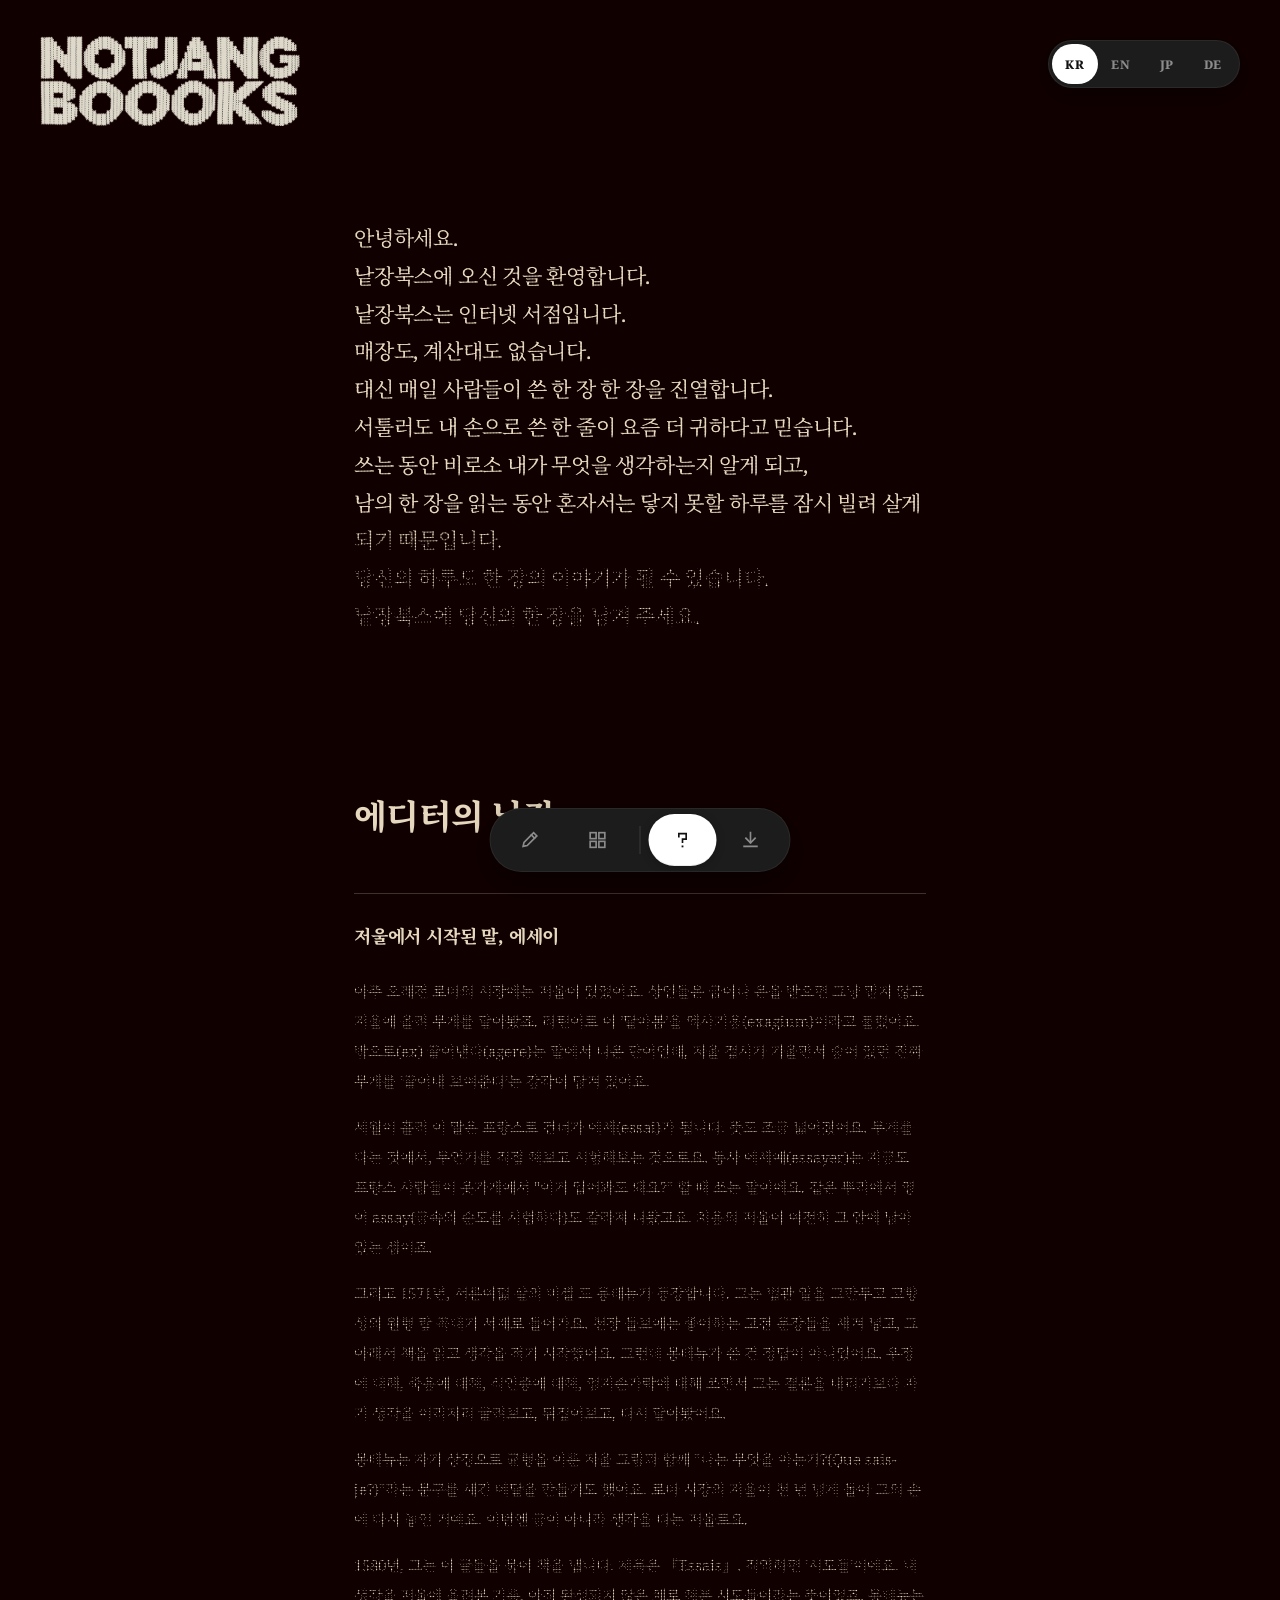
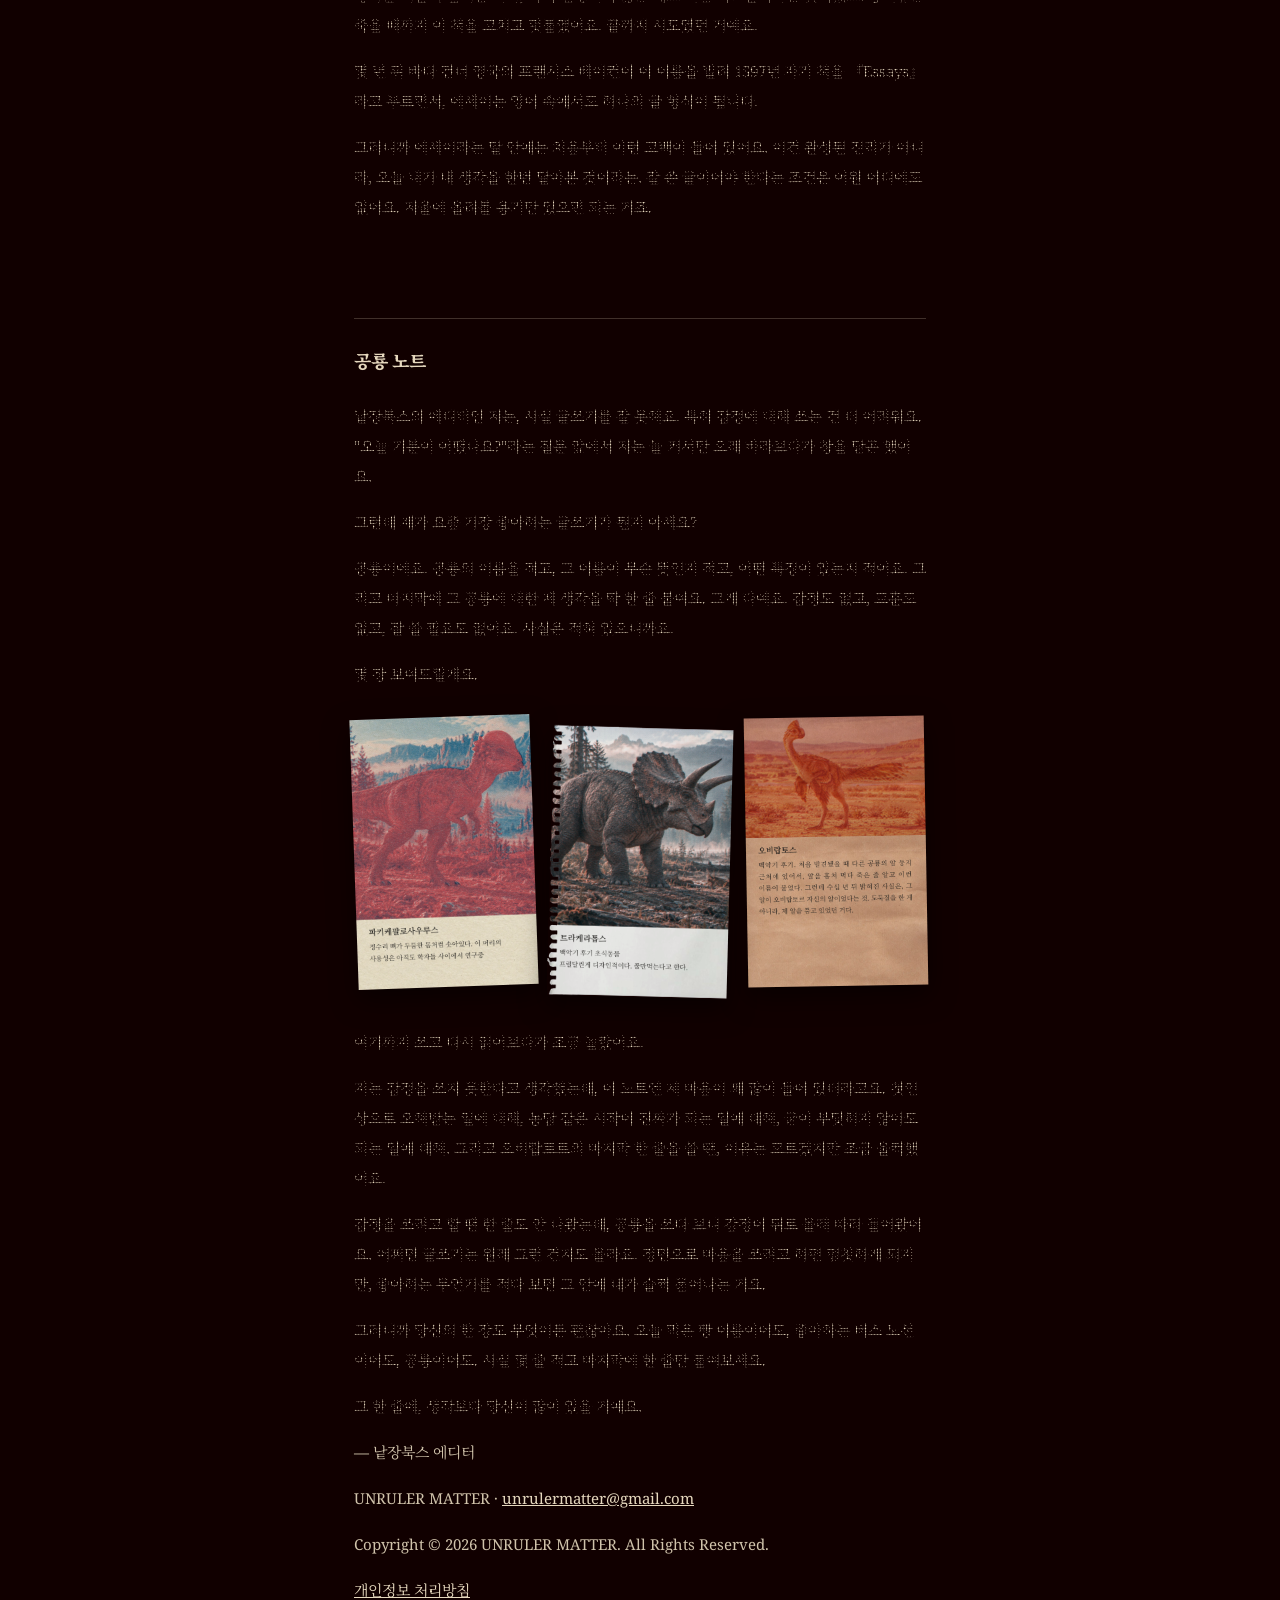
<file: about.html>
<!doctype html>
<html lang="ko">
<head>
<meta charset="utf-8">
<meta name="viewport" content="width=device-width, initial-scale=1, viewport-fit=cover">
<title>낱장북스 · 소개</title>
<meta name="theme-color" content="#110000">
<link rel="icon" type="image/png" href="assets/favicon.png">
<link rel="apple-touch-icon" href="assets/apple-touch-icon.png">
<meta property="og:type" content="website">
<meta property="og:title" content="낱장북스 소개">
<meta property="og:description" content="낱장북스는 인터넷에서 운영되는 작은 서점입니다.">
<meta property="og:image" content="https://papers.unrlmtr.life/assets/og.png">
<meta property="og:url" content="https://papers.unrlmtr.life/about.html">
<meta name="twitter:card" content="summary_large_image">
<link rel="preconnect" href="https://fonts.googleapis.com">
<link rel="stylesheet" href="https://fonts.googleapis.com/css2?family=Noto+Serif:wght@400;700;800&family=Noto+Serif+KR:wght@400;700;800&family=Noto+Serif+JP:wght@400;700;800&display=swap">
<link rel="stylesheet" href="css/site.css?v=17">
<link rel="stylesheet" href="css/about.css?v=17">
</head>
<body>
<div id="reader" class="reader">

<a href="index.html" class="logo" aria-label="NOTJANG BOOOKS"><img src="assets/logo-dark.png" alt="NOTJANG BOOOKS"></a>
<div class="topfade" aria-hidden="true"></div>

<div id="lang" class="lang" role="group" aria-label="Language"></div>

<main>
  <div id="intro" class="intro"></div>

  <h1 id="h1" class="bigt rv"></h1>

  <section class="sec">
    <h2 id="s1title"></h2>
    <div id="s1"></div>
  </section>

  <section class="sec s2">
    <h2 id="s2title"></h2>
    <div id="s2a"></div>
    <div class="dinos rv">
      <img src="assets/about/dino-pachy.png" alt="파키케팔로사우루스 노트">
      <img src="assets/about/dino-tri.png" alt="트리케라톱스 노트">
      <img src="assets/about/dino-ovi.png" alt="오비랍토르 노트">
    </div>
    <div id="s2b"></div>
    <p id="sig" class="sig"></p>
    <p class="contact" id="studio">UNRULER MATTER · <a id="mail" href="#"></a></p>
    <p class="contact copy">Copyright © 2026 UNRULER MATTER. All Rights Reserved.</p>
    <p class="contact legal"><a id="legal" href="privacy.html"></a></p>
  </section>
</main>

<div class="toolbar" role="toolbar" aria-label="Navigation">
  <div class="seg">
    <span class="pill" aria-hidden="true" style="transform: translateX(153px)"></span>
    <a class="it" href="write.html" aria-label="한 장 써보기" title="한 장 써보기"><svg viewBox="0 0 24 24" fill="none" stroke="currentColor" stroke-width="1.8" stroke-linejoin="miter" stroke-linecap="square" aria-hidden="true"><path d="M5 19l1-4.5L16.5 4l3.5 3.5L9.5 18z"></path><path d="M14 6.5l3.5 3.5"></path></svg></a>
    <a class="it" href="index.html" aria-label="서점" title="서점"><svg viewBox="0 0 24 24" fill="none" stroke="currentColor" stroke-width="1.8" stroke-linejoin="miter" aria-hidden="true"><rect x="4" y="4" width="6.5" height="6.5"></rect><rect x="13.5" y="4" width="6.5" height="6.5"></rect><rect x="4" y="13.5" width="6.5" height="6.5"></rect><rect x="13.5" y="13.5" width="6.5" height="6.5"></rect></svg></a>
    <span class="div" aria-hidden="true"></span>
    <a class="it on" href="about.html" aria-current="page" aria-label="About" title="About"><svg viewBox="0 0 24 24" fill="none" stroke="currentColor" stroke-width="1.8" stroke-linejoin="miter" stroke-linecap="square" aria-hidden="true"><path d="M8 8.5V5h8v6h-4v3.5"></path><rect x="11" y="18" width="2" height="2" fill="currentColor" stroke="none"></rect></svg></a>
    <a class="it" href="download.html" aria-label="Download" title="Download"><svg viewBox="0 0 24 24" fill="none" stroke="currentColor" stroke-width="1.8" stroke-linejoin="miter" stroke-linecap="square" aria-hidden="true"><path d="M12 4v11"></path><path d="M7 10l5 5 5-5"></path><path d="M5 19h14"></path></svg></a>
  </div>
</div>

</div>
<script src="config.js?v=17"></script>
<script src="js/lang.js?v=17"></script>
<script src="js/about.js?v=17"></script>
</body>
</html>
</file>
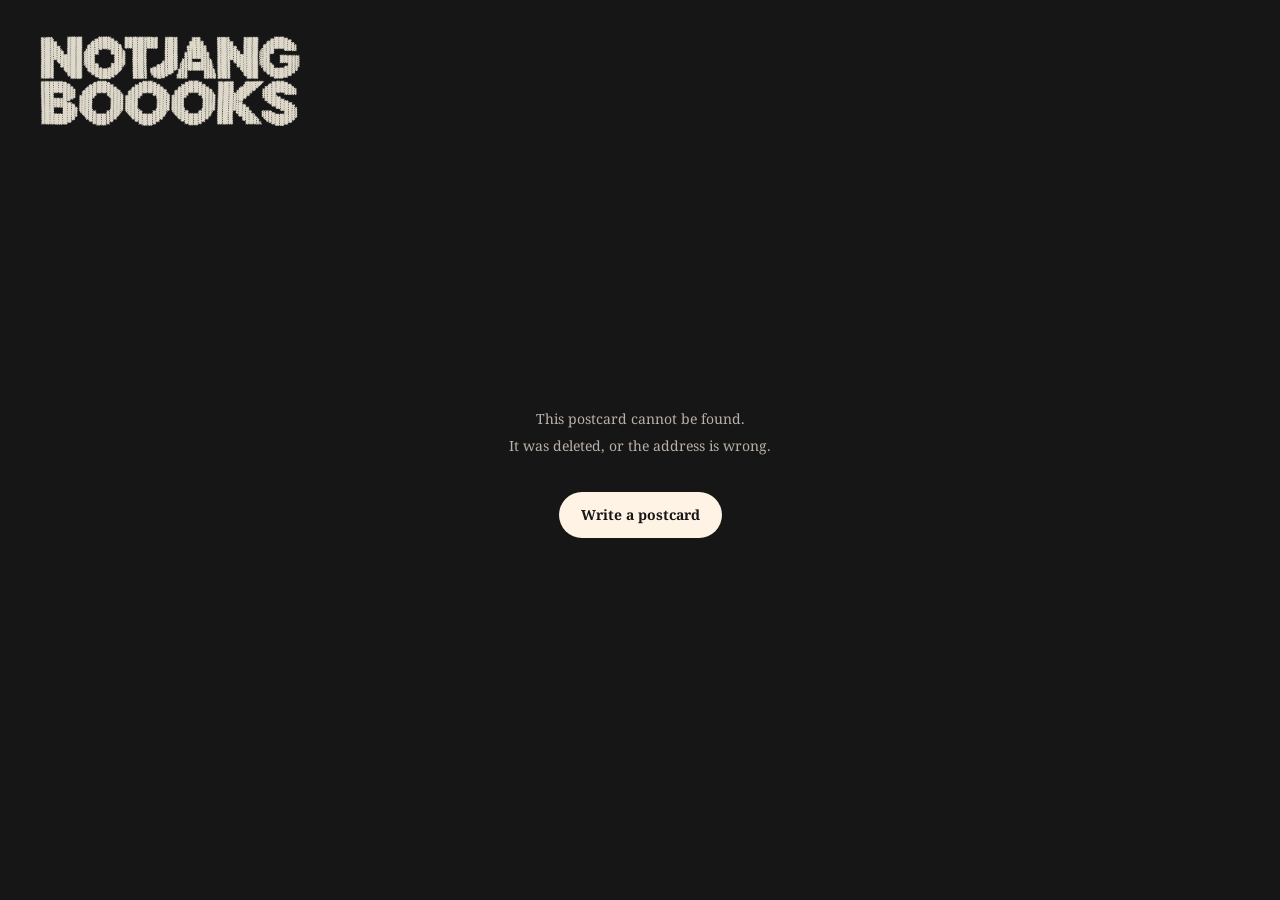
<file: card.html>
<!doctype html>
<html lang="ko">
<head>
<meta charset="utf-8">
<meta name="viewport" content="width=device-width, initial-scale=1, viewport-fit=cover">
<title>낱장북스 · 엽서가 왔어요</title>
<meta name="robots" content="noindex">
<meta name="referrer" content="no-referrer">
<meta name="theme-color" content="#161616">
<link rel="icon" type="image/png" href="assets/favicon.png">
<link rel="apple-touch-icon" href="assets/apple-touch-icon.png">
<meta property="og:type" content="website">
<meta property="og:title" content="엽서가 왔어요 · 낱장북스">
<meta property="og:description" content="눌러서 앞면과 뒷면을 뒤집어 보세요.">
<meta property="og:image" content="https://papers.unrlmtr.life/assets/og.png">
<meta name="twitter:card" content="summary_large_image">
<link rel="preconnect" href="https://fonts.googleapis.com">
<link rel="stylesheet" href="https://fonts.googleapis.com/css2?family=Noto+Serif:wght@400;700;800&family=Noto+Serif+KR:wght@400;700;800&display=swap">
<link rel="stylesheet" href="css/site.css?v=45">
<link rel="stylesheet" href="css/write.css?v=45">
<link rel="stylesheet" href="css/postcard.css?v=45">
</head>
<body class="stage cardpage">

<a href="index.html" class="logo" aria-label="NOTJANG BOOOKS"><img src="assets/logo-dark.png" alt="NOTJANG BOOOKS"></a>

<main class="cardmain">
  <p id="state" class="cstate"></p>
  <div id="flipper" class="flipper recv" role="button" tabindex="0" hidden>
    <div class="face" data-face="front"><span class="mask"><img id="imgF" alt="" draggable="false"></span></div>
    <div class="face" data-face="back" hidden><span class="mask"><img id="imgB" alt="" draggable="false"></span></div>
  </div>
  <p id="hint" class="hint center" hidden></p>
  <div id="foot" class="cfoot" hidden>
    <a class="btn" id="write" href="postcard.html"></a>
    <button type="button" class="lnk linkbtn" id="report"></button>
  </div>
</main>

<script src="config.js?v=45"></script>
<script src="js/lang.js?v=45"></script>
<script src="js/sheetkit.js?v=45"></script>
<script src="js/flip.js?v=45"></script>
<script src="js/card.js?v=45"></script>
</body>
</html>
</file>
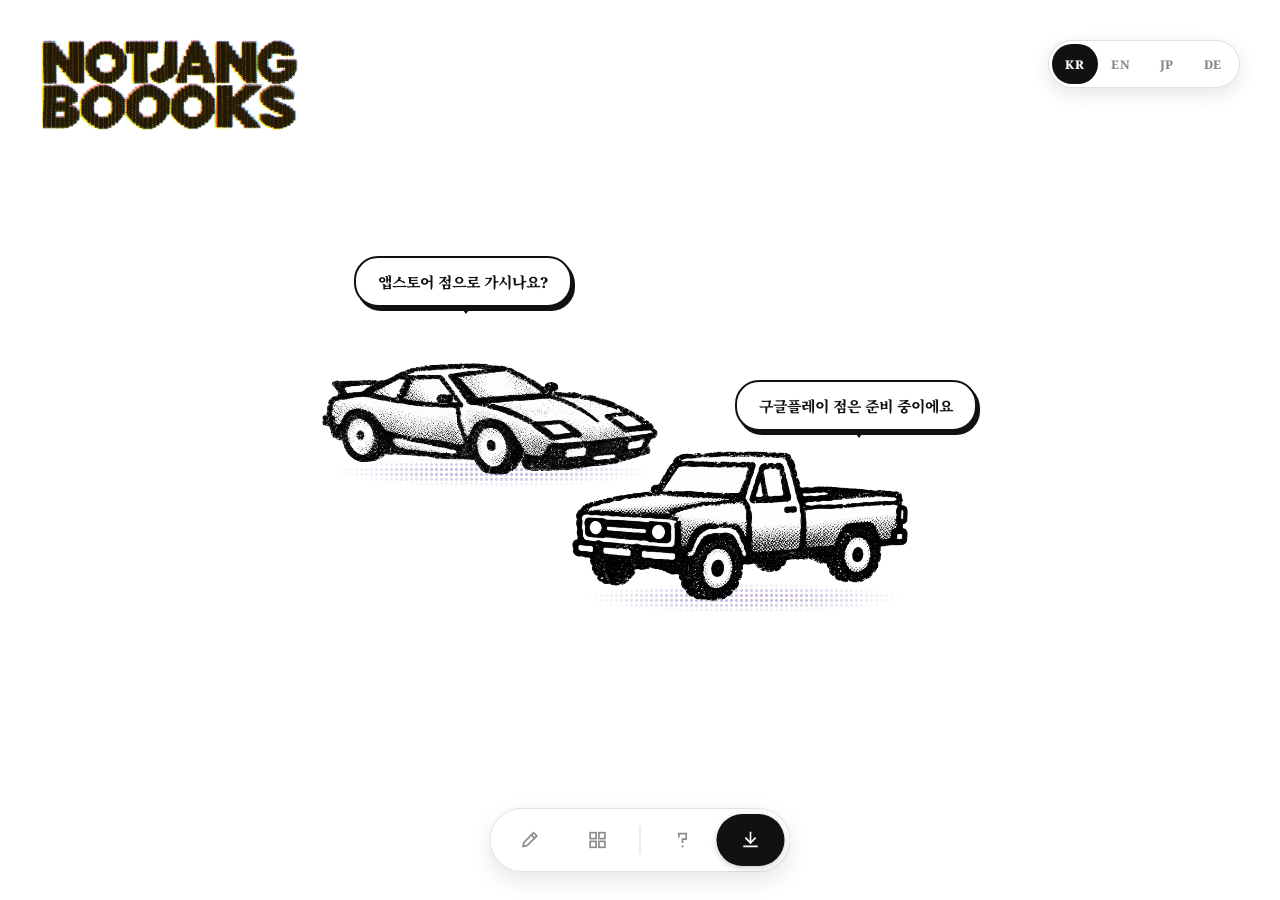
<file: download.html>
<!doctype html>
<html lang="ko">
<head>
<meta charset="utf-8">
<meta name="viewport" content="width=device-width, initial-scale=1, viewport-fit=cover">
<title>낱장북스 · 앱 다운로드</title>
<meta name="theme-color" content="#ffffff">
<link rel="icon" type="image/png" href="assets/favicon.png">
<link rel="apple-touch-icon" href="assets/apple-touch-icon.png">
<meta property="og:type" content="website">
<meta property="og:title" content="낱장북스 앱 다운로드">
<meta property="og:description" content="사진 한 장, 몇 줄의 글, 낱장 한 장. 앱으로 만들어 서점에 내놓으세요.">
<meta property="og:image" content="https://papers.unrlmtr.life/assets/og.png">
<meta property="og:url" content="https://papers.unrlmtr.life/download.html">
<meta name="twitter:card" content="summary_large_image">
<link rel="preconnect" href="https://fonts.googleapis.com">
<link rel="stylesheet" href="https://fonts.googleapis.com/css2?family=Noto+Serif:wght@400;700;800&family=Noto+Serif+KR:wght@400;700;800&family=Noto+Serif+JP:wght@400;700;800&display=swap">
<link rel="stylesheet" href="css/site.css?v=17">
<link rel="stylesheet" href="css/download.css?v=17">
</head>
<body class="light">
<div class="stage">

<a href="index.html" class="logo" aria-label="낱장북스 홈"><img src="assets/logo-light.png" alt="NOTJANG BOOOKS"></a>

<div id="lang" class="lang" role="group" aria-label="Language"></div>

<div class="toolbar" role="toolbar" aria-label="보기 방식">
  <div class="seg">
    <span class="pill" aria-hidden="true" style="transform: translateX(221px)"></span>
    <a class="it" href="write.html" aria-label="한 장 써보기" title="한 장 써보기"><svg viewBox="0 0 24 24" fill="none" stroke="currentColor" stroke-width="1.8" stroke-linejoin="miter" stroke-linecap="square" aria-hidden="true"><path d="M5 19l1-4.5L16.5 4l3.5 3.5L9.5 18z"></path><path d="M14 6.5l3.5 3.5"></path></svg></a>
    <a class="it" href="index.html" aria-label="서점" title="서점"><svg viewBox="0 0 24 24" fill="none" stroke="currentColor" stroke-width="1.8" stroke-linejoin="miter" aria-hidden="true"><rect x="4" y="4" width="6.5" height="6.5"></rect><rect x="13.5" y="4" width="6.5" height="6.5"></rect><rect x="4" y="13.5" width="6.5" height="6.5"></rect><rect x="13.5" y="13.5" width="6.5" height="6.5"></rect></svg></a>
    <span class="div" aria-hidden="true"></span>
    <a class="it" href="about.html" aria-label="낱장북스 소개" title="About"><svg viewBox="0 0 24 24" fill="none" stroke="currentColor" stroke-width="1.8" stroke-linejoin="miter" stroke-linecap="square" aria-hidden="true"><path d="M8 8.5V5h8v6h-4v3.5"></path><rect x="11" y="18" width="2" height="2" fill="currentColor" stroke="none"></rect></svg></a>
    <a id="replay" class="it on" href="download.html" aria-current="page" aria-label="앱 다운로드 안내" title="앱 다운로드"><svg viewBox="0 0 24 24" fill="none" stroke="currentColor" stroke-width="1.8" stroke-linejoin="miter" stroke-linecap="square" aria-hidden="true"><path d="M12 4v11"></path><path d="M7 10l5 5 5-5"></path><path d="M5 19h14"></path></svg></a>
  </div>
</div>

<div id="world" class="world">

  <div class="obj shop-google">
    <span class="shd house" aria-hidden="true"></span>
    <img src="assets/download/shop-google.png" alt="구글 가게" draggable="false">
  </div>
  <div class="obj pet dog">
    <span class="shd" aria-hidden="true"></span>
    <img src="assets/download/dog.png" alt="앉아 있는 강아지" draggable="false">
  </div>
  <div id="qrGoogle" class="qrb soon" role="group" aria-label="Google Play">
    <p id="soonGoogle"></p>
    <button type="button" class="back"></button>
  </div>

  <div class="obj shop-apple">
    <span class="shd house" aria-hidden="true"></span>
    <img src="assets/download/shop-apple.png" alt="애플 가게" draggable="false">
  </div>
  <div class="obj pet cat">
    <span class="shd" aria-hidden="true"></span>
    <img src="assets/download/cat.png" alt="잠자는 고양이" draggable="false">
  </div>
  <div id="qrApple" class="qrb" role="group" aria-label="App Store 다운로드">
    <img src="assets/download/qr-apple.png" alt="App Store 다운로드 QR 코드">
    <p>App Store</p>
    <a id="enterApple" class="enter" href="https://apps.apple.com/app/id6829389762" target="_blank" rel="noopener"></a>
    <button type="button" class="back"></button>
  </div>

  <div id="sports" class="car sports">
    <span class="shd" aria-hidden="true"></span>
    <div class="body">
      <img src="assets/download/sports.png" alt="스포츠카" draggable="false">
      <span class="spoke" aria-hidden="true" style="left: 11.7%; top: 64.5%; width: 6%"></span>
      <span class="spoke" aria-hidden="true" style="left: 50.6%; top: 73.4%; width: 6.5%"></span>
    </div>
    <button type="button" id="askApple" class="bubble" hidden></button>
  </div>

  <div id="truck" class="car truck">
    <span class="shd" aria-hidden="true"></span>
    <div class="body">
      <img src="assets/download/truck.png" alt="트럭" draggable="false">
      <span class="spoke" aria-hidden="true" style="left: 43.5%; top: 77.7%; width: 6.5%"></span>
      <span class="spoke" aria-hidden="true" style="left: 86.1%; top: 69.1%; width: 6%"></span>
    </div>
    <button type="button" id="askGoogle" class="bubble" hidden></button>
  </div>

</div>
</div>

<script src="js/lang.js?v=17"></script>
<script src="js/download.js?v=17"></script>
</body>
</html>
</file>
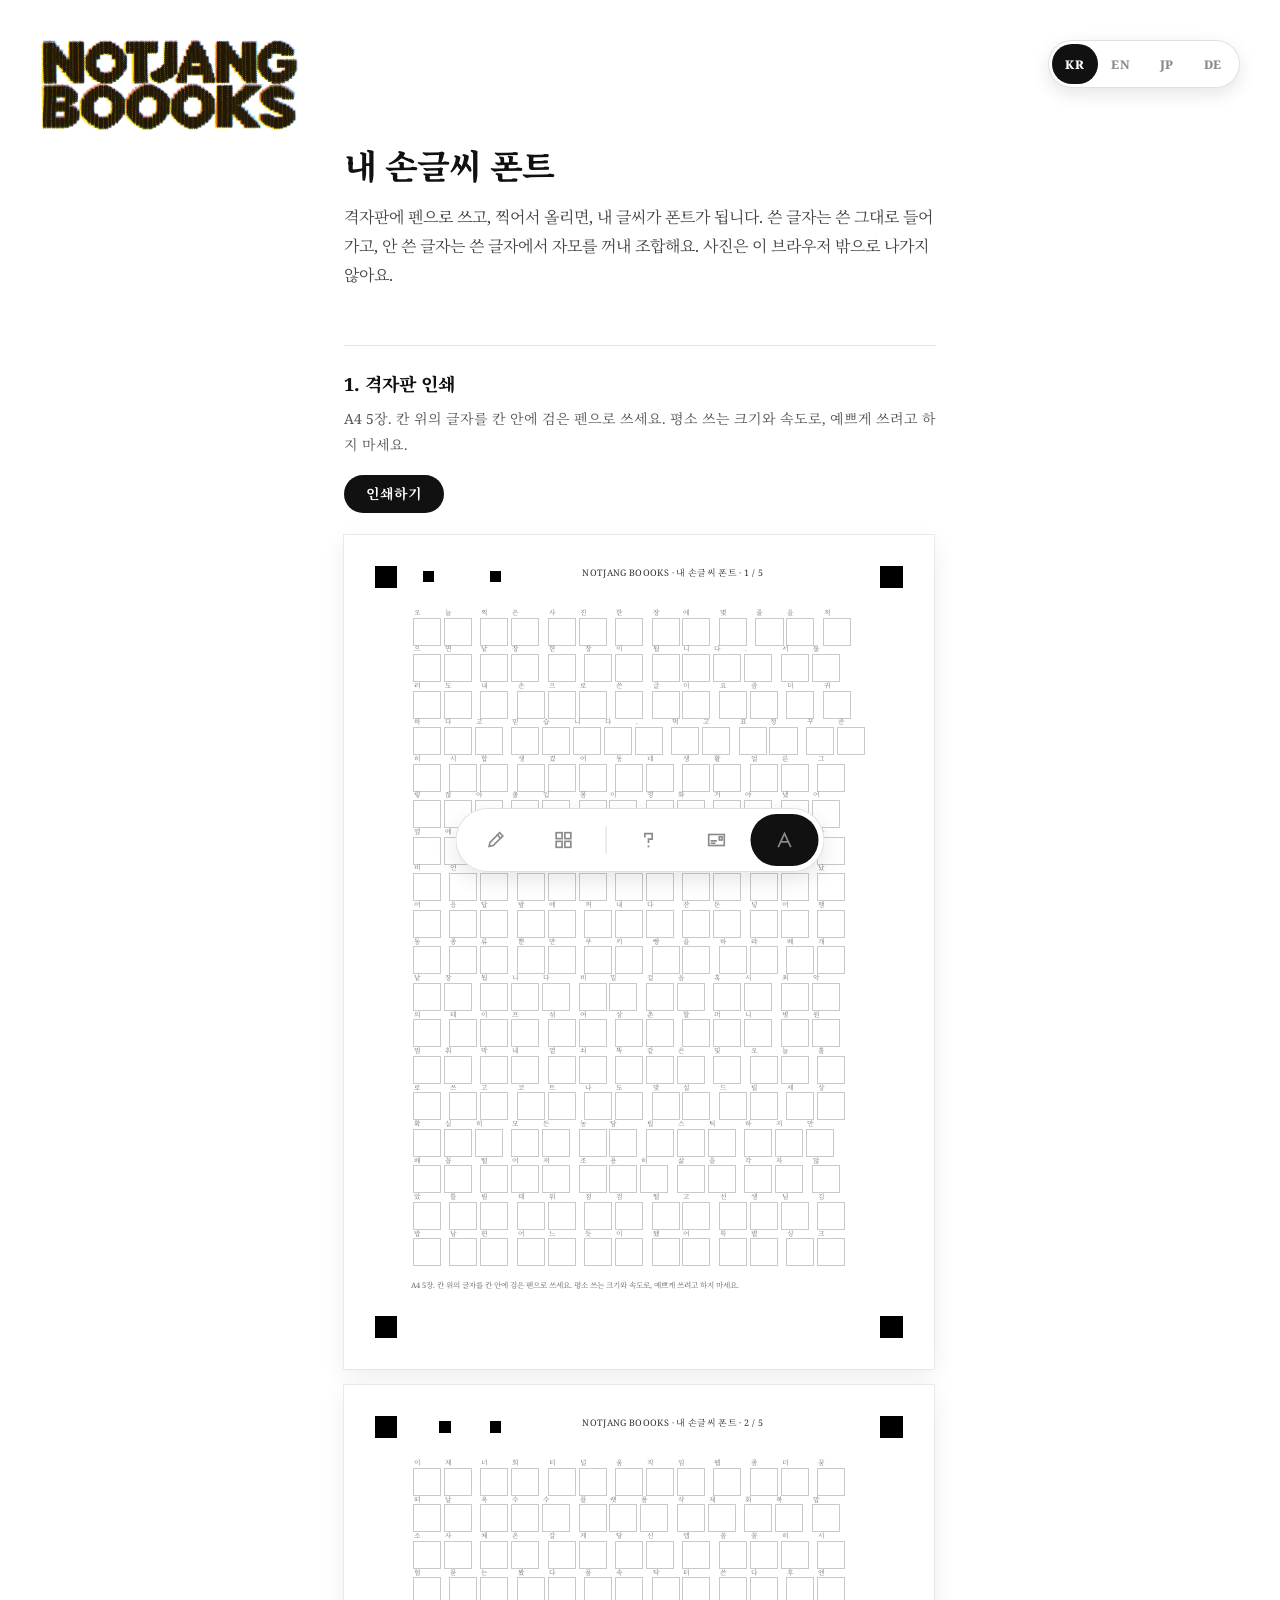
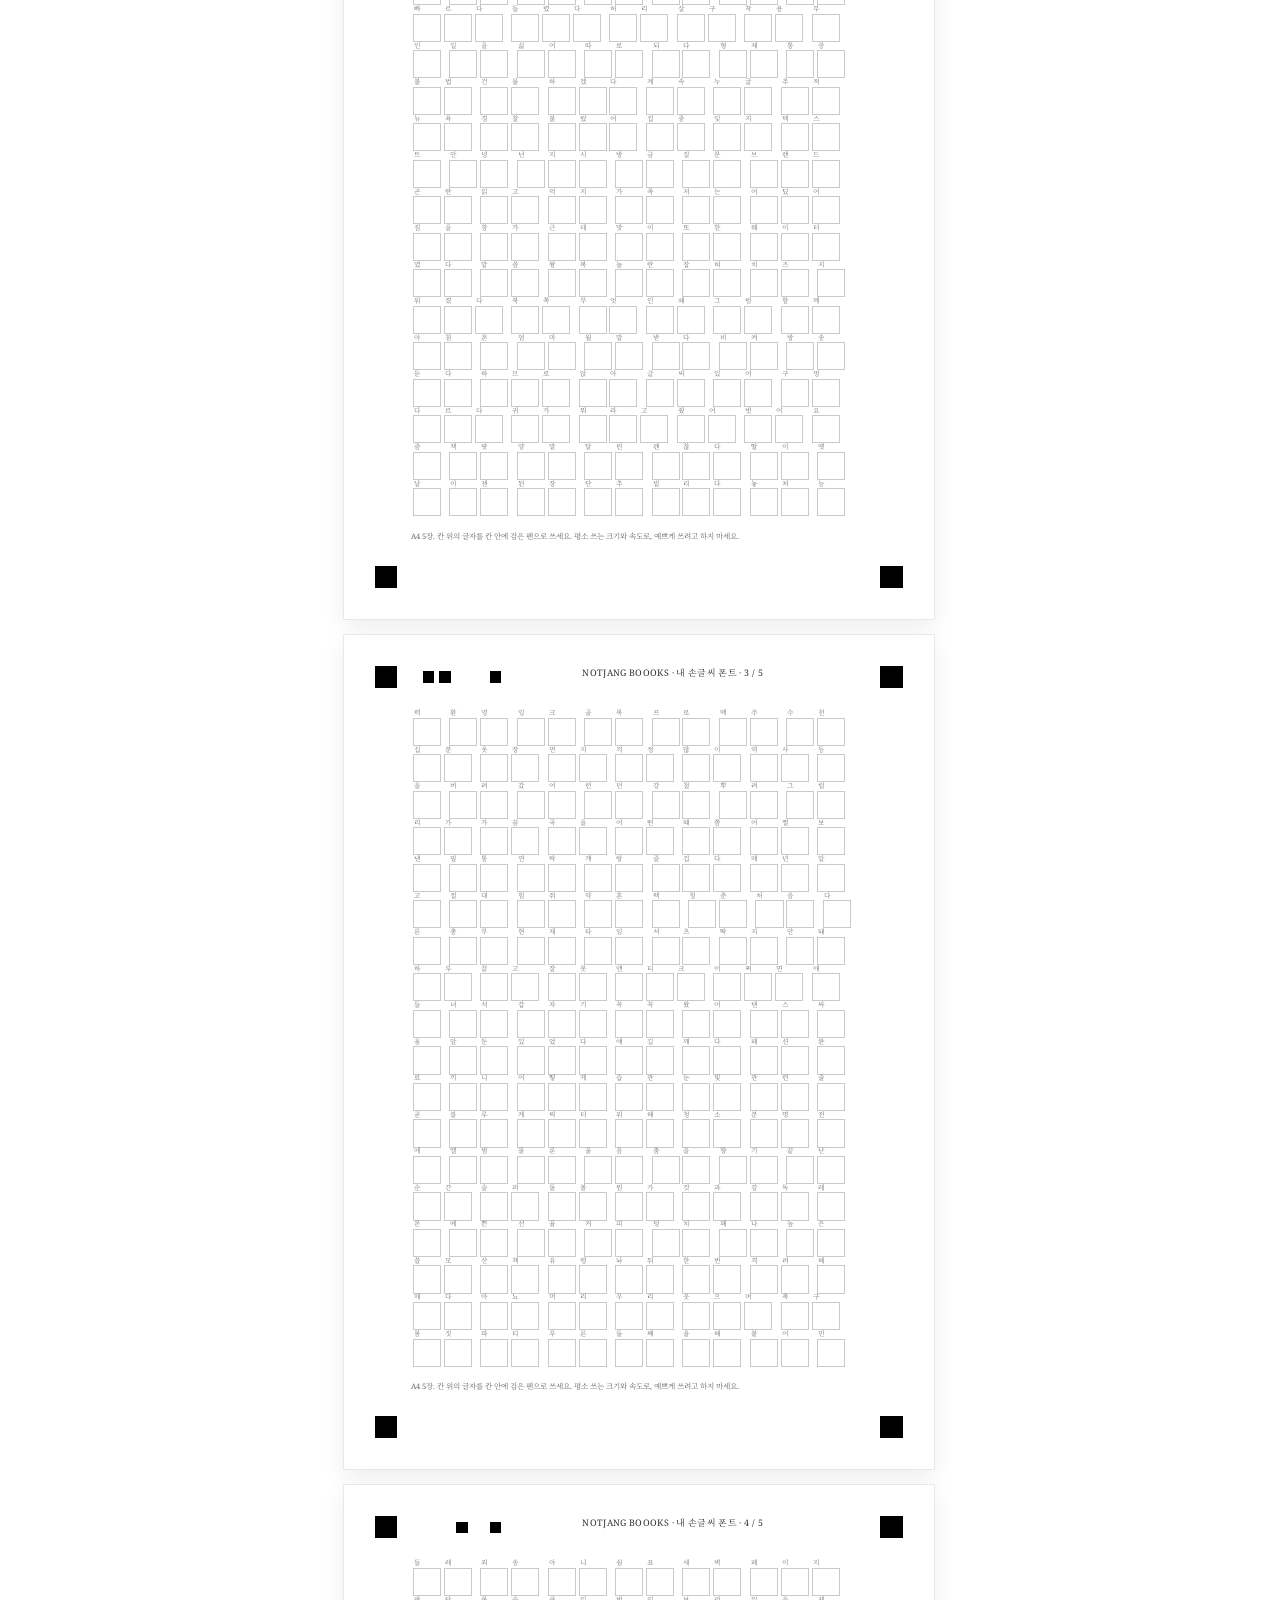
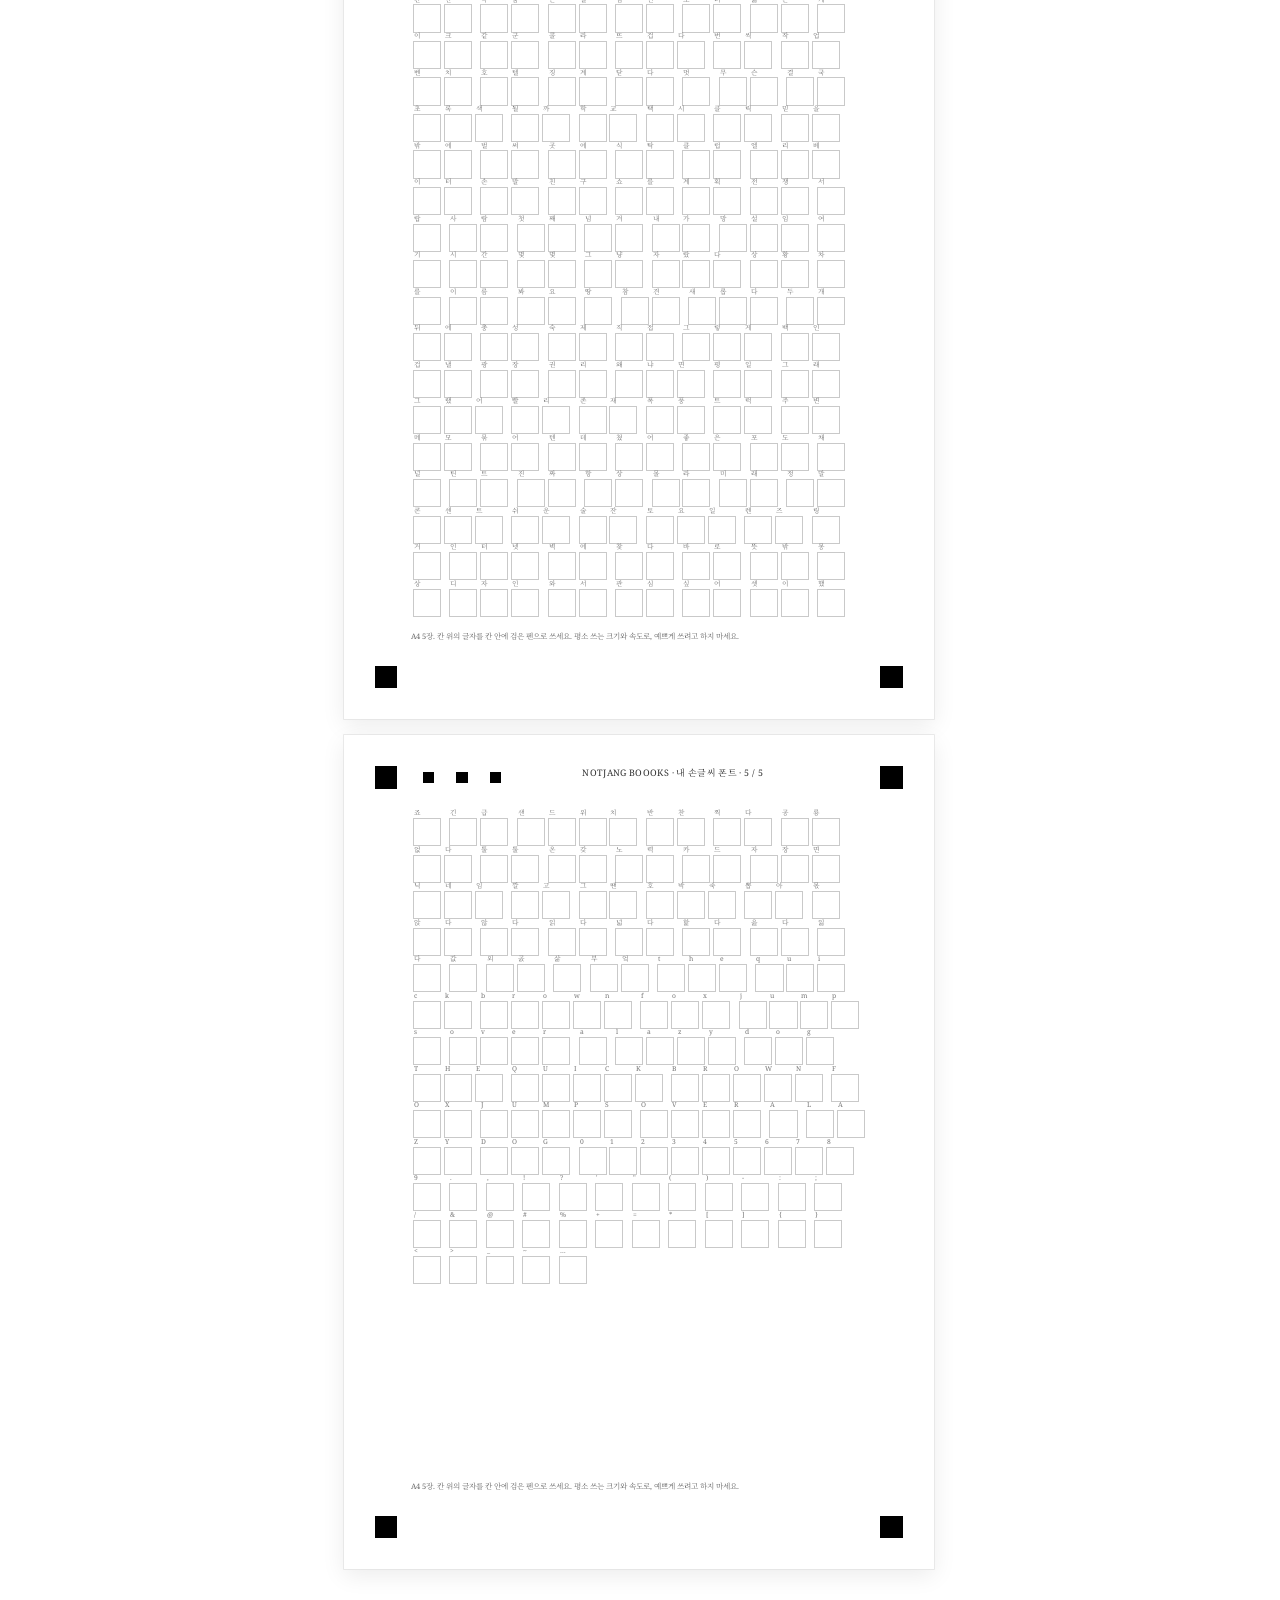
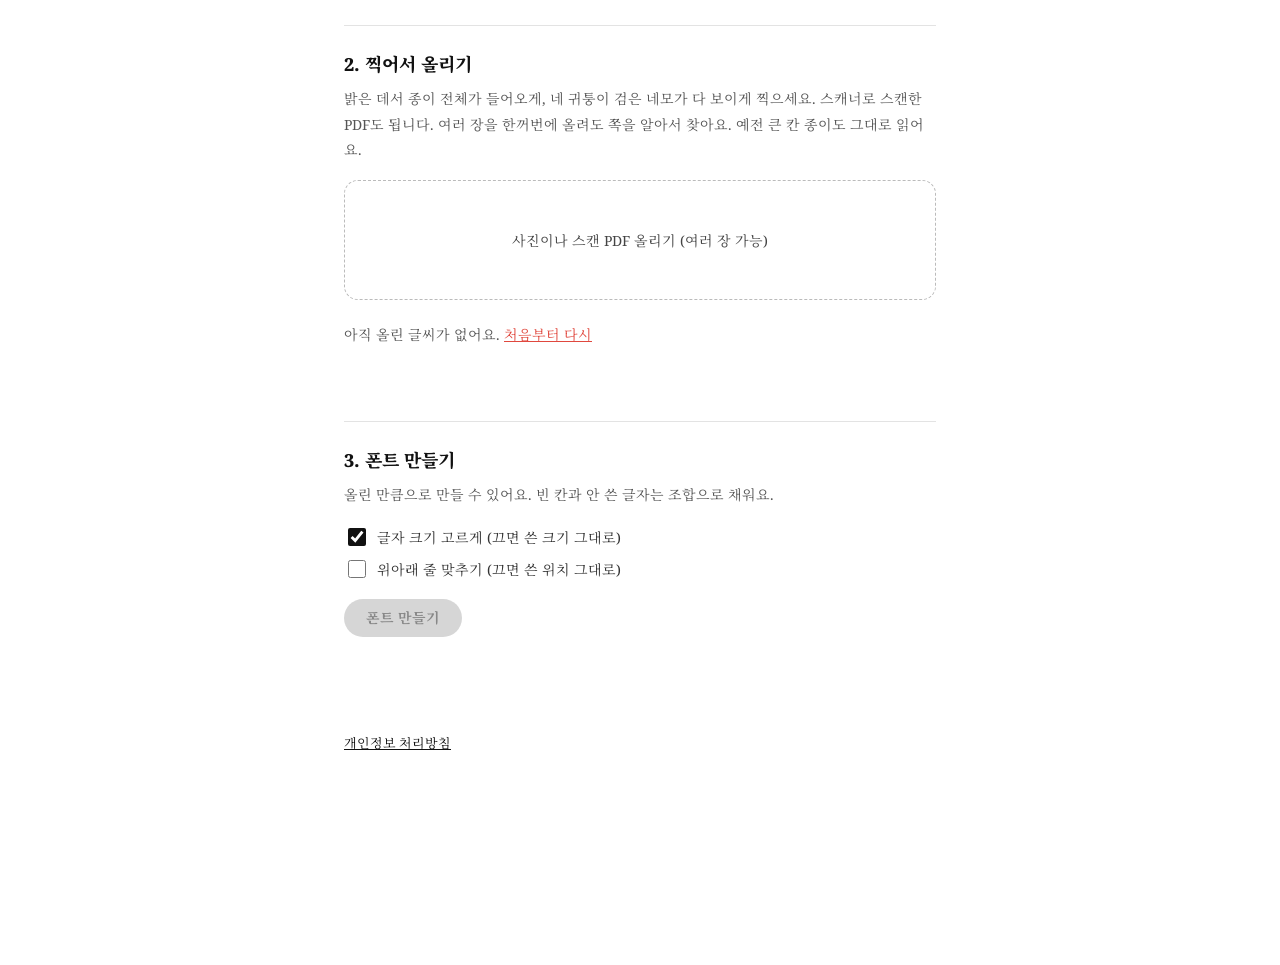
<file: font.html>
<!doctype html>
<html lang="ko">
<head>
<meta charset="utf-8">
<meta name="viewport" content="width=device-width, initial-scale=1, viewport-fit=cover">
<title>낱장북스 · 내 손글씨 폰트</title>
<meta name="theme-color" content="#ffffff">
<link rel="icon" type="image/png" href="assets/favicon.png">
<link rel="apple-touch-icon" href="assets/apple-touch-icon.png">
<meta property="og:type" content="website">
<meta property="og:title" content="내 손글씨 폰트 · 낱장북스">
<meta property="og:description" content="격자판에 펜으로 쓰고 찍어 올리면 내 글씨가 폰트가 됩니다.">
<meta property="og:image" content="https://papers.unrlmtr.life/assets/og.png">
<meta property="og:url" content="https://papers.unrlmtr.life/font.html">
<meta name="twitter:card" content="summary_large_image">
<link rel="preconnect" href="https://fonts.googleapis.com">
<link rel="stylesheet" href="https://fonts.googleapis.com/css2?family=Noto+Serif:wght@400;700;800&family=Noto+Serif+KR:wght@400;700;800&family=Noto+Serif+JP:wght@400;700;800&display=swap">
<link rel="stylesheet" href="css/site.css?v=20">
<link rel="stylesheet" href="css/font.css?v=46">
</head>
<body class="light">

<a href="index.html" class="logo" aria-label="NOTJANG BOOOKS"><img src="assets/logo-light.png" alt="NOTJANG BOOOKS"></a>
<div id="lang" class="lang" role="group" aria-label="Language"></div>

<main class="fm">
  <h1 id="h1"></h1>
  <p id="lead" class="lead"></p>

  <section class="step">
    <h2 id="s1"></h2>
    <p id="s1p"></p>
    <button type="button" id="print" class="btn"></button>
    <div id="sheets" class="sheets"></div>
  </section>

  <section class="step">
    <h2 id="s2"></h2>
    <p id="s2p"></p>
    <label class="drop pickdrop"><input type="file" accept="image/*,application/pdf" multiple id="pick"><span id="picklabel"></span></label>
    <p class="bankinfo"><span id="bankinfo"></span> <button type="button" id="reset" class="lnk" hidden></button></p>
    <div id="uploads" class="uploads"></div>
  </section>

  <section class="step">
    <h2 id="s3"></h2>
    <p id="s3p"></p>
    <div class="opts"><label><input type="checkbox" id="even" checked> <span id="evenl"></span></label><label><input type="checkbox" id="align"> <span id="alignl"></span></label></div>
    <button type="button" id="make" class="btn" disabled></button>
    <p id="made" class="made"></p>
    <div id="result" class="result" hidden>
      <h3 id="sampleh"></h3>
      <div class="paper"><p id="sampleout" class="hand" data-def="오늘 찍은 사진 한 장에 몇 줄을 적으면 낱장 한 장이 됩니다. 왜 뭐 꿈 밥 옷 흡 특별한 하루, 안녕하세요 낱장북스. Hello World 1234567890"></p></div>
      <input id="sampletext" class="sampletext" type="text">
      <div class="usebox">
        <h3 id="useh"></h3>
        <p id="usep"></p>
        <a id="usewrite" class="btn" href="write.html?hand=1"></a>
        <a id="usepost" class="btn" href="postcard.html?hand=1"></a>
      </div>
      <button type="button" id="download" class="btn line"></button>
      <p id="after" class="after"></p>
      <div class="fixbox">
        <h3 id="fixh"></h3>
        <p id="fixp"></p>
        <input id="fixchars" class="sampletext" type="text">
        <button type="button" id="fixprint" class="btn"></button>
        <p id="fixnote" class="made"></p>
      </div>
    </div>
  </section>

  <p class="contact legal"><a id="legal" href="privacy.html"></a></p>
</main>

<div class="toolbar" role="toolbar" aria-label="낱장북스">
  <div class="seg">
    <a class="it" href="write.html" aria-label="한 장 써보기" title="한 장 써보기"><svg viewBox="0 0 24 24" fill="none" stroke="currentColor" stroke-width="1.8" stroke-linejoin="miter" stroke-linecap="square" aria-hidden="true"><path d="M5 19l1-4.5L16.5 4l3.5 3.5L9.5 18z"></path><path d="M14 6.5l3.5 3.5"></path></svg></a>
    <a class="it" href="index.html" aria-label="서점" title="서점"><svg viewBox="0 0 24 24" fill="none" stroke="currentColor" stroke-width="1.8" stroke-linejoin="miter" aria-hidden="true"><rect x="4" y="4" width="6.5" height="6.5"></rect><rect x="13.5" y="4" width="6.5" height="6.5"></rect><rect x="4" y="13.5" width="6.5" height="6.5"></rect><rect x="13.5" y="13.5" width="6.5" height="6.5"></rect></svg></a>
    <span class="div" aria-hidden="true"></span>
    <a class="it" href="about.html" aria-label="낱장북스 소개" title="낱장북스 소개"><svg viewBox="0 0 24 24" fill="none" stroke="currentColor" stroke-width="1.8" stroke-linejoin="miter" stroke-linecap="square" aria-hidden="true"><path d="M8 8.5V5h8v6h-4v3.5"></path><rect x="11" y="18" width="2" height="2" fill="currentColor" stroke="none"></rect></svg></a>
    <a class="it" href="postcard.html" aria-label="엽서 쓰기" title="엽서 쓰기"><svg viewBox="0 0 24 24" fill="none" stroke="currentColor" stroke-width="1.8" stroke-linejoin="miter" stroke-linecap="square" aria-hidden="true"><rect x="3.5" y="6" width="17" height="12"></rect><rect x="15" y="8.5" width="3" height="3.5"></rect><path d="M6.5 13h5"></path><path d="M6.5 15.5h3.5"></path></svg></a>
    <a class="it cur" href="font.html" aria-label="내 폰트 만들기" title="내 폰트 만들기" aria-current="page"><svg viewBox="0 0 24 24" fill="none" stroke="currentColor" stroke-width="1.8" stroke-linejoin="miter" stroke-linecap="square" aria-hidden="true"><path d="M5.5 19L12 5l6.5 14"></path><path d="M8.2 14h7.6"></path></svg></a>
  </div>
</div>

<div id="printroot" class="sheets" aria-hidden="true"></div>

<script src="js/vendor/opentype.min.js"></script>
<script src="js/lang.js?v=23"></script>
<script src="js/fontset.js?v=40"></script>
<script src="js/font.js?v=46"></script>
</body>
</html>
</file>
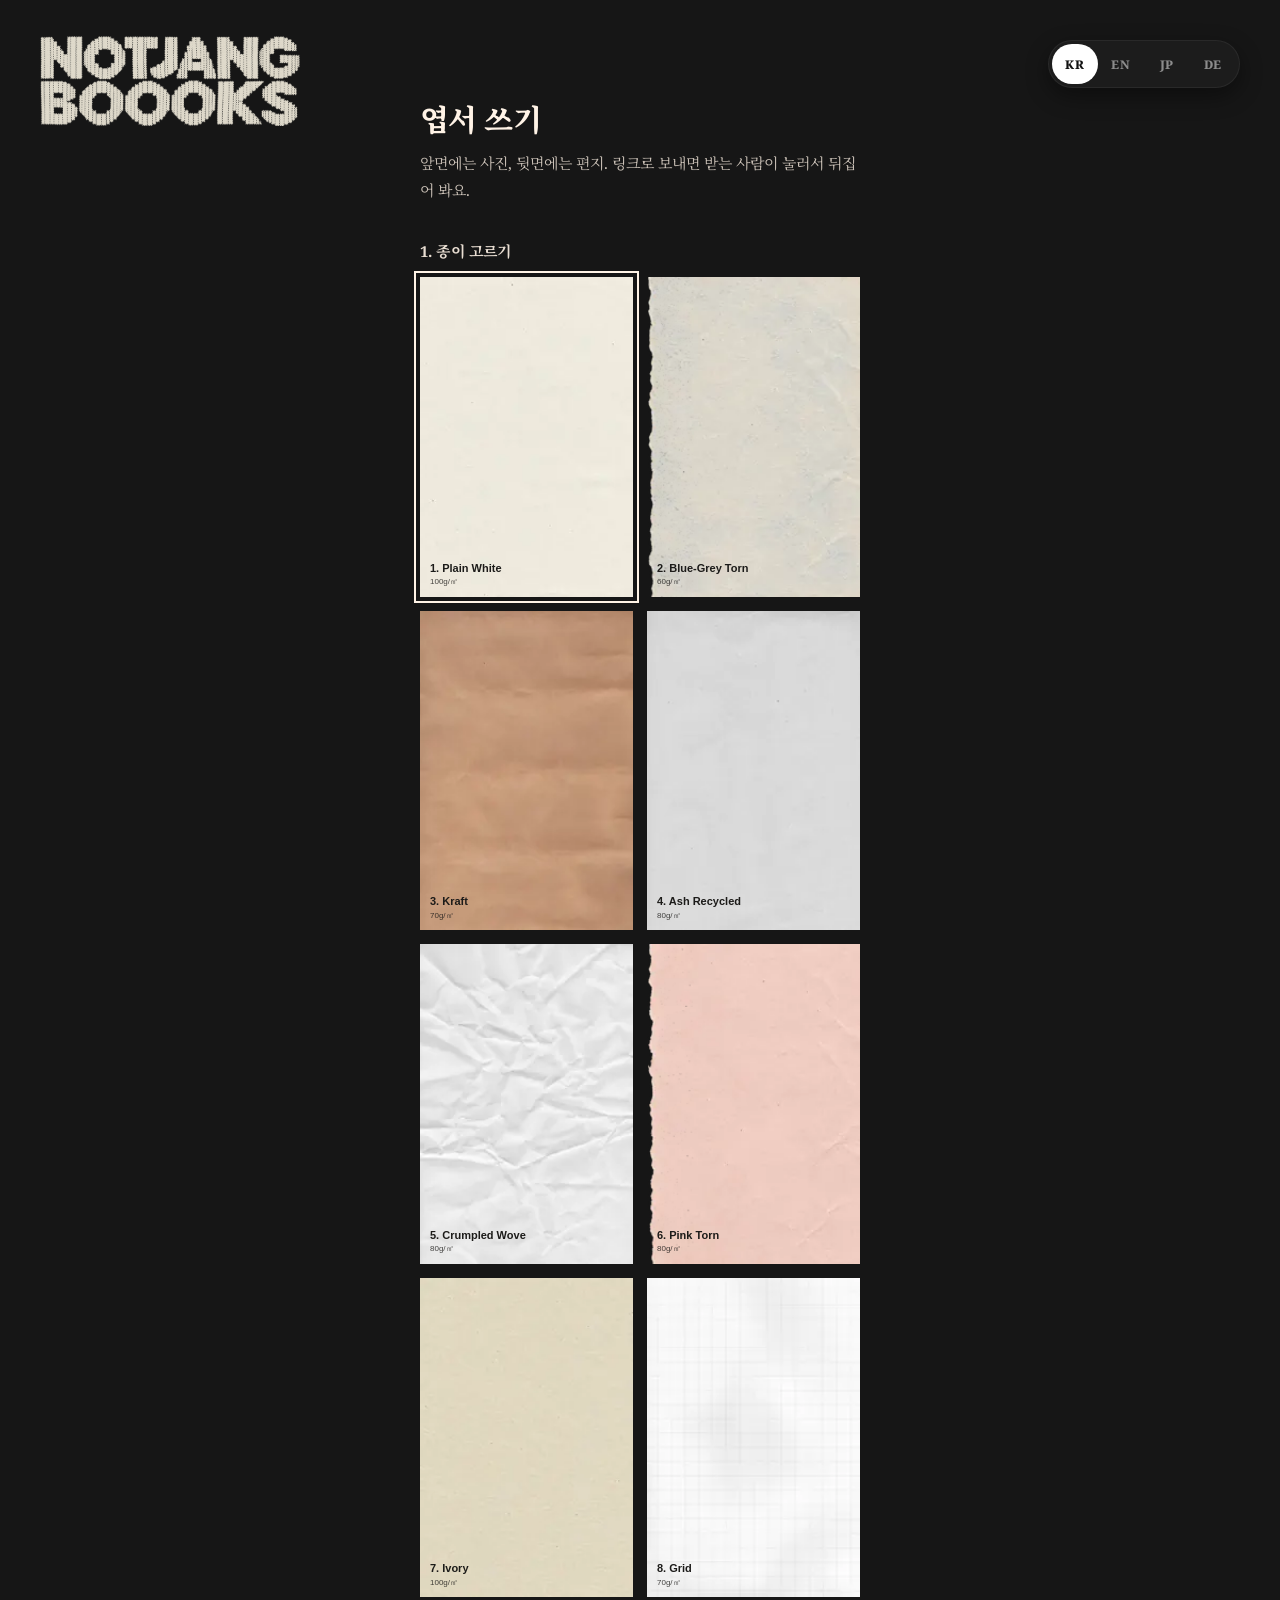
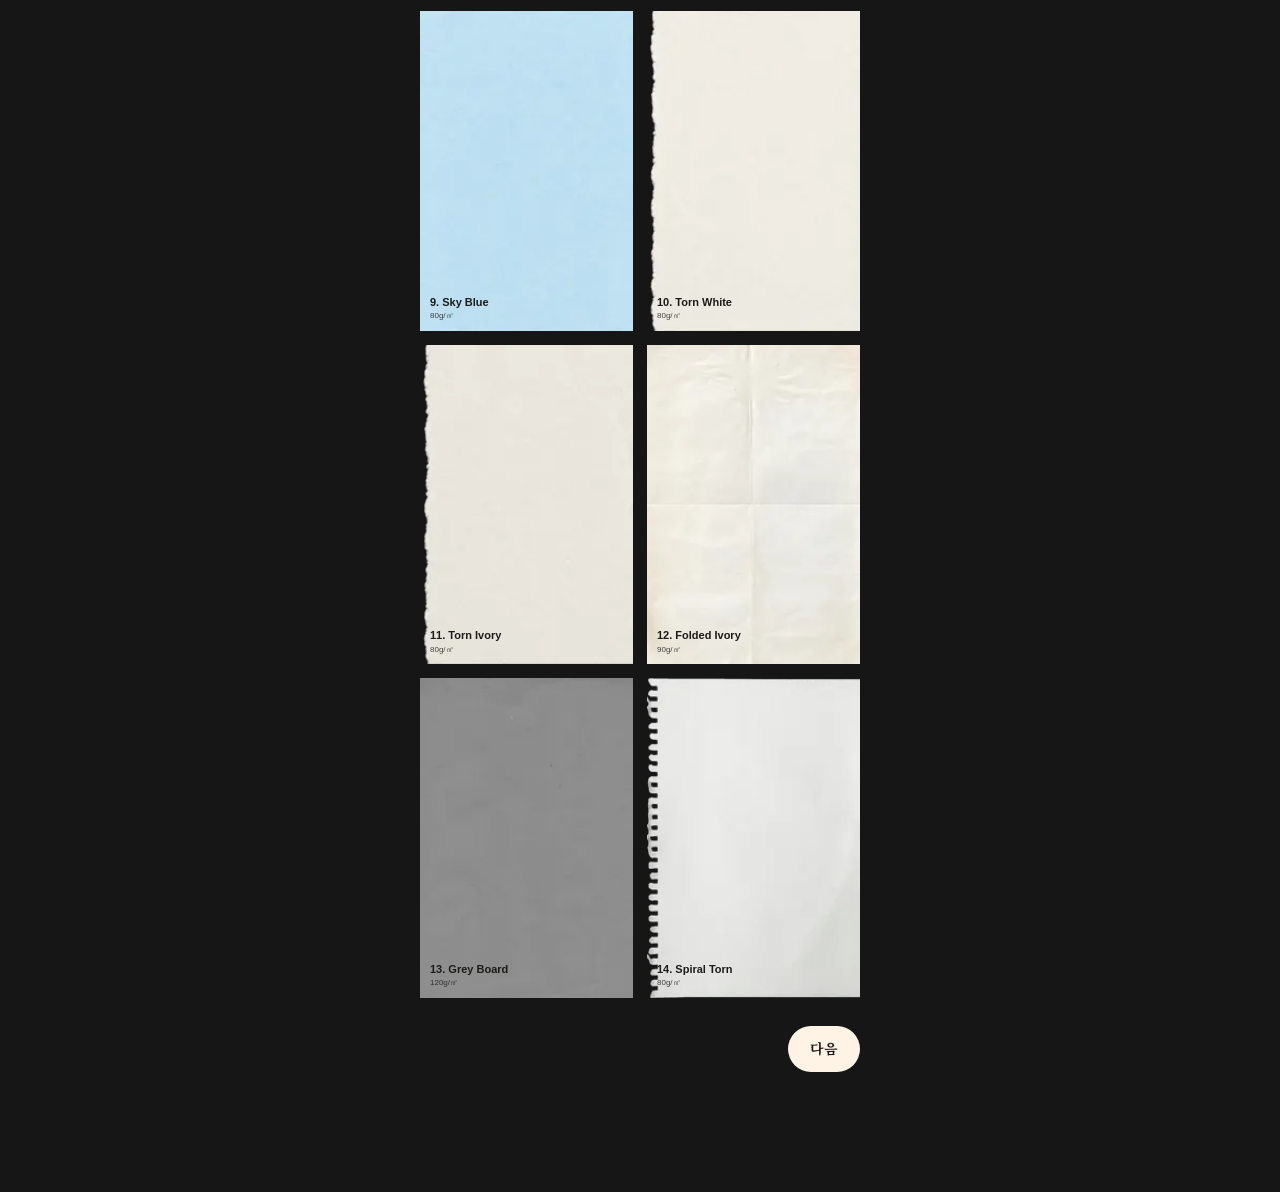
<file: postcard.html>
<!doctype html>
<html lang="ko">
<head>
<meta charset="utf-8">
<meta name="viewport" content="width=device-width, initial-scale=1, viewport-fit=cover">
<title>낱장북스 · 엽서 쓰기</title>
<meta name="theme-color" content="#161616">
<link rel="icon" type="image/png" href="assets/favicon.png">
<link rel="apple-touch-icon" href="assets/apple-touch-icon.png">
<meta property="og:type" content="website">
<meta property="og:title" content="엽서 쓰기 · 낱장북스">
<meta property="og:description" content="앞면에는 사진, 뒷면에는 편지. 링크로 보내는 엽서 한 장.">
<meta property="og:image" content="https://papers.unrlmtr.life/assets/og.png">
<meta property="og:url" content="https://papers.unrlmtr.life/postcard.html">
<meta name="twitter:card" content="summary_large_image">
<link rel="preconnect" href="https://fonts.googleapis.com">
<link rel="stylesheet" href="https://fonts.googleapis.com/css2?family=Nanum+Myeongjo:wght@400;700;800&family=Noto+Serif:wght@400;700;800&family=Noto+Serif+KR:wght@400;700;800&display=swap">
<link rel="stylesheet" href="css/site.css?v=45">
<link rel="stylesheet" href="css/write.css?v=45">
<link rel="stylesheet" href="css/postcard.css?v=45">
</head>
<body class="stage">

<a href="index.html" class="logo" aria-label="NOTJANG BOOOKS"><img src="assets/logo-dark.png" alt="NOTJANG BOOOKS"></a>
<div id="lang" class="lang" role="group" aria-label="Language"></div>

<main class="wr">
  <section class="wstep" data-step="1">
    <h1 id="h1"></h1>
    <p id="lead" class="lead"></p>
    <h2 id="s1"></h2>
    <div id="papers" class="papers"></div>
    <div class="bar"><span></span><button type="button" class="btn" data-go="2" data-t="next"></button></div>
    <div id="sent" class="sent" hidden>
      <h2 data-t="sentTitle"></h2>
      <ul id="sentList"></ul>
    </div>
  </section>

  <section class="wstep" data-step="2" hidden>
    <h2 id="s2"></h2>
    <div class="sheetwrap"><canvas id="front" class="sheetcv wide"></canvas><p id="busy" class="busy" data-t="printing" hidden></p></div>
    <div class="tools">
      <label class="btn ghost"><input type="file" accept="image/*" id="pick" hidden><span id="addlabel"></span></label>
    </div>
    <div id="photoTools" hidden>
      <p class="hint" data-t="drag"></p>
      <div id="inks" class="inks"></div>
    </div>
    <div class="bar"><button type="button" class="btn ghost" data-go="1" data-t="back"></button><button type="button" class="btn" id="to3" data-go="3" data-t="next"></button></div>
  </section>

  <section class="wstep" data-step="3" hidden>
    <h2 id="s3"></h2>
    <div id="fonts" class="chips" hidden><button type="button" class="chip on" id="fontSerif"></button><button type="button" class="chip" id="fontMine"></button></div>
    <textarea id="bodyIn" class="bodyin" rows="11"></textarea>
    <p class="count"><span id="left"></span></p>
    <p id="over" class="over" data-t="over" hidden></p>
    <canvas id="probe" hidden></canvas>
    <div class="bar"><button type="button" class="btn ghost" data-go="2" data-t="back"></button><button type="button" class="btn" id="to4" data-go="4" data-t="next"></button></div>
  </section>

  <section class="wstep" data-step="4" hidden>
    <h2 id="s4"></h2>
    <div id="flipper" class="flipper" role="button" tabindex="0">
      <canvas id="pf" class="sheetcv wide" data-face="front"></canvas>
      <canvas id="pb" class="sheetcv wide" data-face="back" hidden></canvas>
    </div>
    <p class="hint center" data-t="flip"></p>

    <div id="before">
      <p class="hint" data-t="notice"></p>
      <p id="err" class="over" hidden></p>
      <div class="bar"><button type="button" class="btn ghost" data-go="3" data-t="back"></button><button type="button" class="btn pink" id="make" data-t="make"></button></div>
    </div>

    <div id="after" hidden>
      <p class="ready" data-t="ready"></p>
      <input id="link" class="linkbox" type="text" readonly>
      <div class="tools">
        <button type="button" class="btn" id="copy" data-t="copy"></button>
        <button type="button" class="btn ghost" id="share" data-t="share" hidden></button>
        <a class="btn ghost" id="open" target="_blank" rel="noopener" data-t="open"></a>
      </div>
      <div class="tools">
        <button type="button" class="btn ghost" id="again" data-t="again"></button>
        <button type="button" class="btn ghost quiet" id="del" data-t="del"></button>
      </div>
      <p class="hint" data-t="keepNote"></p>
    </div>
  </section>
</main>

<script src="config.js?v=45"></script>
<script src="js/lang.js?v=45"></script>
<script src="js/riso.js?v=45"></script>
<script src="js/sheetkit.js?v=45"></script>
<script src="js/flip.js?v=45"></script>
<script src="js/postcard.js?v=46"></script>
</body>
</html>
</file>
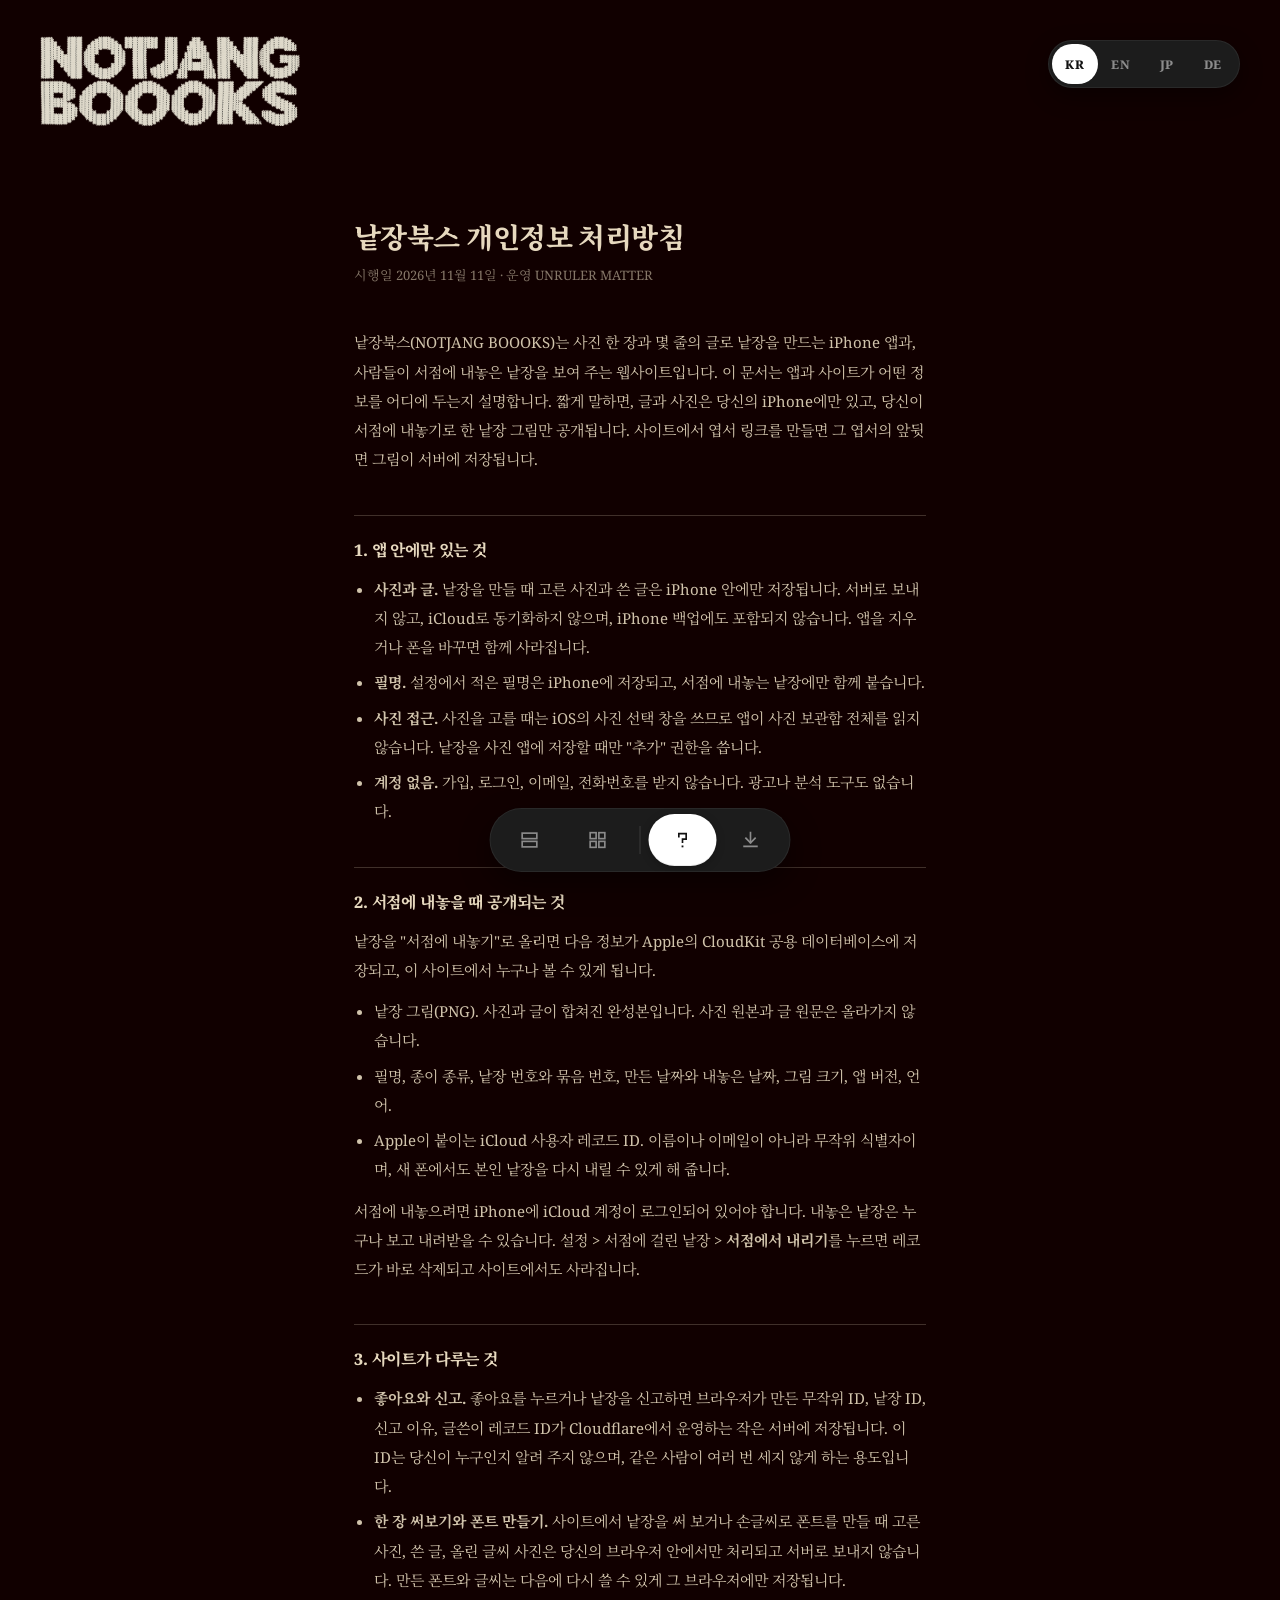
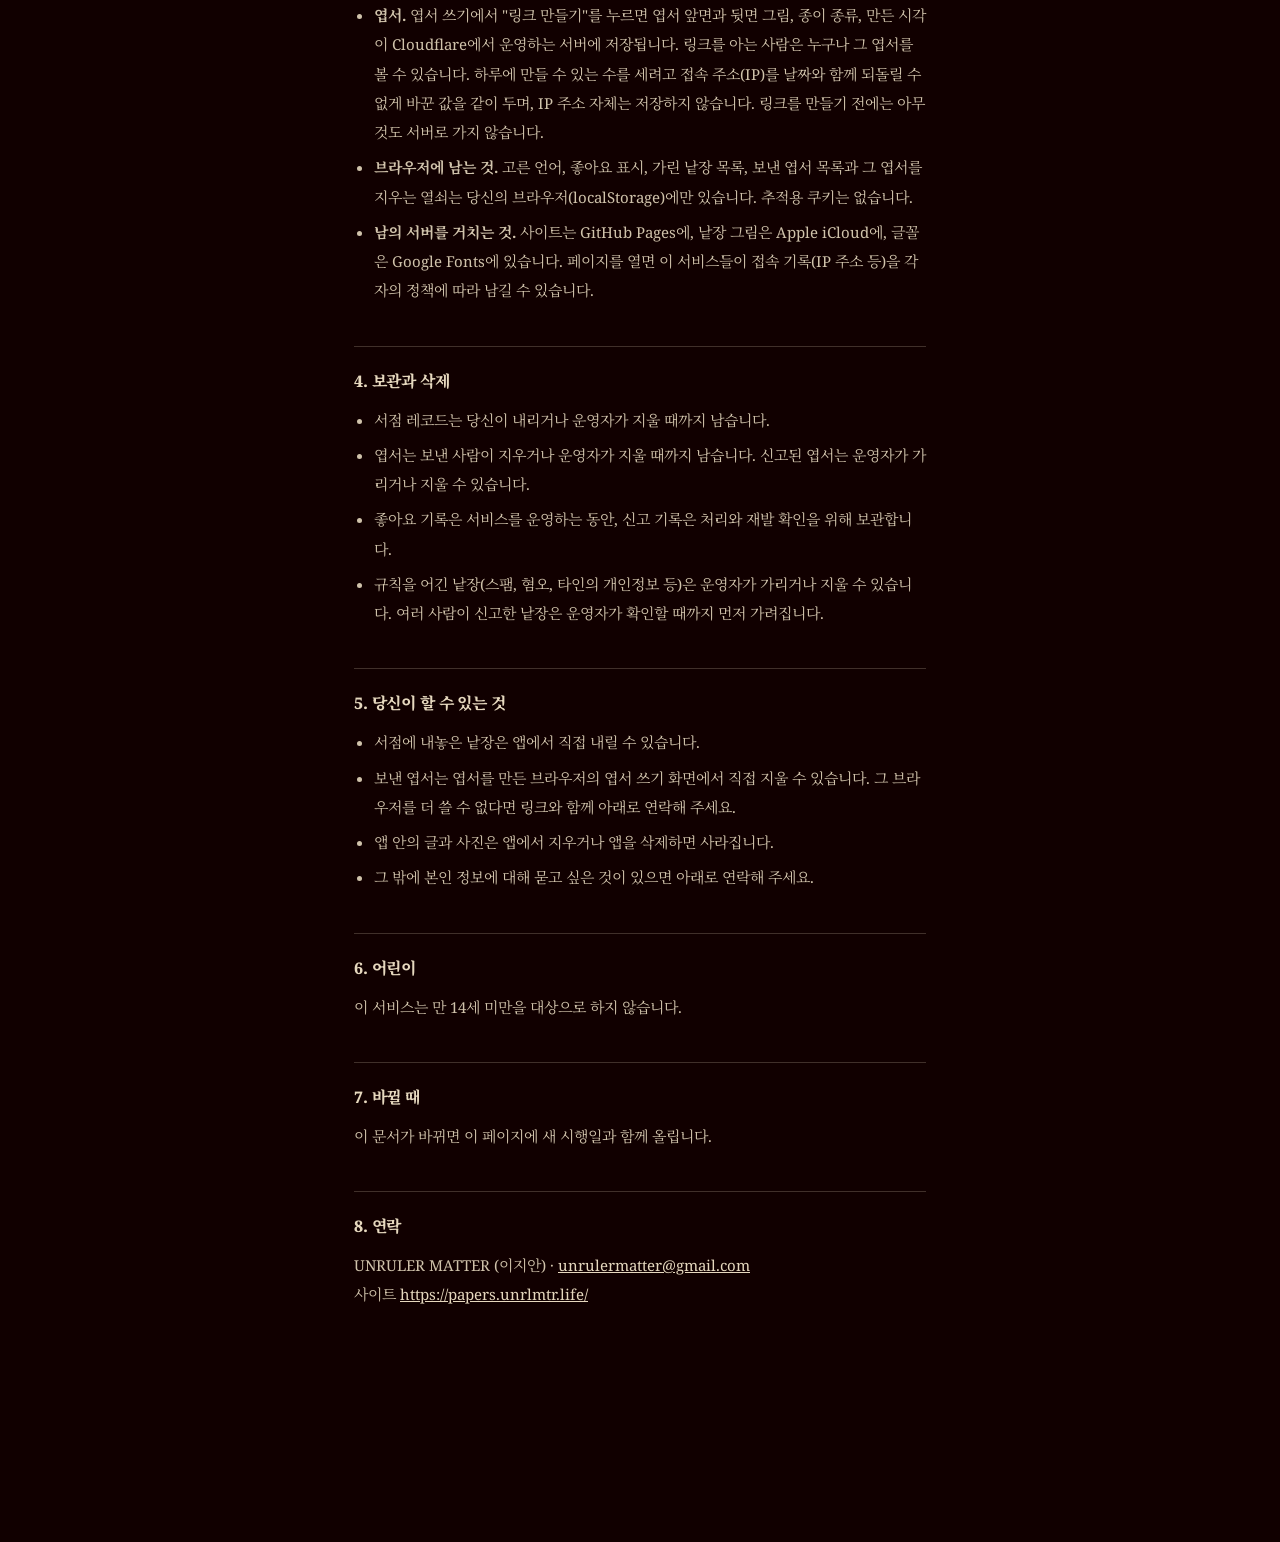
<file: privacy.html>
<!doctype html>
<html lang="ko">
<head>
<meta charset="utf-8">
<meta name="viewport" content="width=device-width, initial-scale=1, viewport-fit=cover">
<title>낱장북스 · 개인정보 처리방침</title>
<meta name="theme-color" content="#110000">
<link rel="icon" type="image/png" href="assets/favicon.png">
<link rel="apple-touch-icon" href="assets/apple-touch-icon.png">
<meta property="og:type" content="website">
<meta property="og:title" content="낱장북스 개인정보 처리방침">
<meta property="og:description" content="앱과 사이트가 어떤 정보를 어디에 두는지.">
<meta property="og:image" content="https://papers.unrlmtr.life/assets/og.png">
<meta property="og:url" content="https://papers.unrlmtr.life/privacy.html">
<meta name="twitter:card" content="summary_large_image">
<link rel="preconnect" href="https://fonts.googleapis.com">
<link rel="stylesheet" href="https://fonts.googleapis.com/css2?family=Noto+Serif:wght@400;700;800&family=Noto+Serif+KR:wght@400;700;800&family=Noto+Serif+JP:wght@400;700;800&display=swap">
<link rel="stylesheet" href="css/site.css?v=17">
<link rel="stylesheet" href="css/about.css?v=17">
<link rel="stylesheet" href="css/privacy.css?v=17">
</head>
<body>
<div class="reader">

<a href="index.html" class="logo" aria-label="NOTJANG BOOOKS"><img src="assets/logo-dark.png" alt="NOTJANG BOOOKS"></a>
<div class="topfade" aria-hidden="true"></div>

<div id="lang" class="lang" role="group" aria-label="Language"></div>

<main id="doc" class="doc"></main>

<div class="toolbar" role="toolbar" aria-label="Navigation">
  <div class="seg">
    <span class="pill" aria-hidden="true" style="transform: translateX(153px)"></span>
    <a class="it" href="index.html" aria-label="세로 보기" title="세로 보기"><svg viewBox="0 0 24 24" fill="none" stroke="currentColor" stroke-width="1.8" stroke-linejoin="miter" aria-hidden="true"><rect x="4" y="4.5" width="16" height="6"></rect><rect x="4" y="13.5" width="16" height="6"></rect></svg></a>
    <a class="it" href="index.html" aria-label="사방 보기" title="사방 보기"><svg viewBox="0 0 24 24" fill="none" stroke="currentColor" stroke-width="1.8" stroke-linejoin="miter" aria-hidden="true"><rect x="4" y="4" width="6.5" height="6.5"></rect><rect x="13.5" y="4" width="6.5" height="6.5"></rect><rect x="4" y="13.5" width="6.5" height="6.5"></rect><rect x="13.5" y="13.5" width="6.5" height="6.5"></rect></svg></a>
    <span class="div" aria-hidden="true"></span>
    <a class="it on" href="about.html" aria-label="낱장북스 소개" title="About"><svg viewBox="0 0 24 24" fill="none" stroke="currentColor" stroke-width="1.8" stroke-linejoin="miter" stroke-linecap="square" aria-hidden="true"><path d="M8 8.5V5h8v6h-4v3.5"></path><rect x="11" y="18" width="2" height="2" fill="currentColor" stroke="none"></rect></svg></a>
    <a class="it" href="download.html" aria-label="앱 다운로드 안내" title="앱 다운로드"><svg viewBox="0 0 24 24" fill="none" stroke="currentColor" stroke-width="1.8" stroke-linejoin="miter" stroke-linecap="square" aria-hidden="true"><path d="M12 4v11"></path><path d="M7 10l5 5 5-5"></path><path d="M5 19h14"></path></svg></a>
  </div>
</div>

</div>
<script src="config.js?v=17"></script>
<script src="js/lang.js?v=17"></script>
<script src="js/privacy.js?v=44"></script>
</body>
</html>
</file>
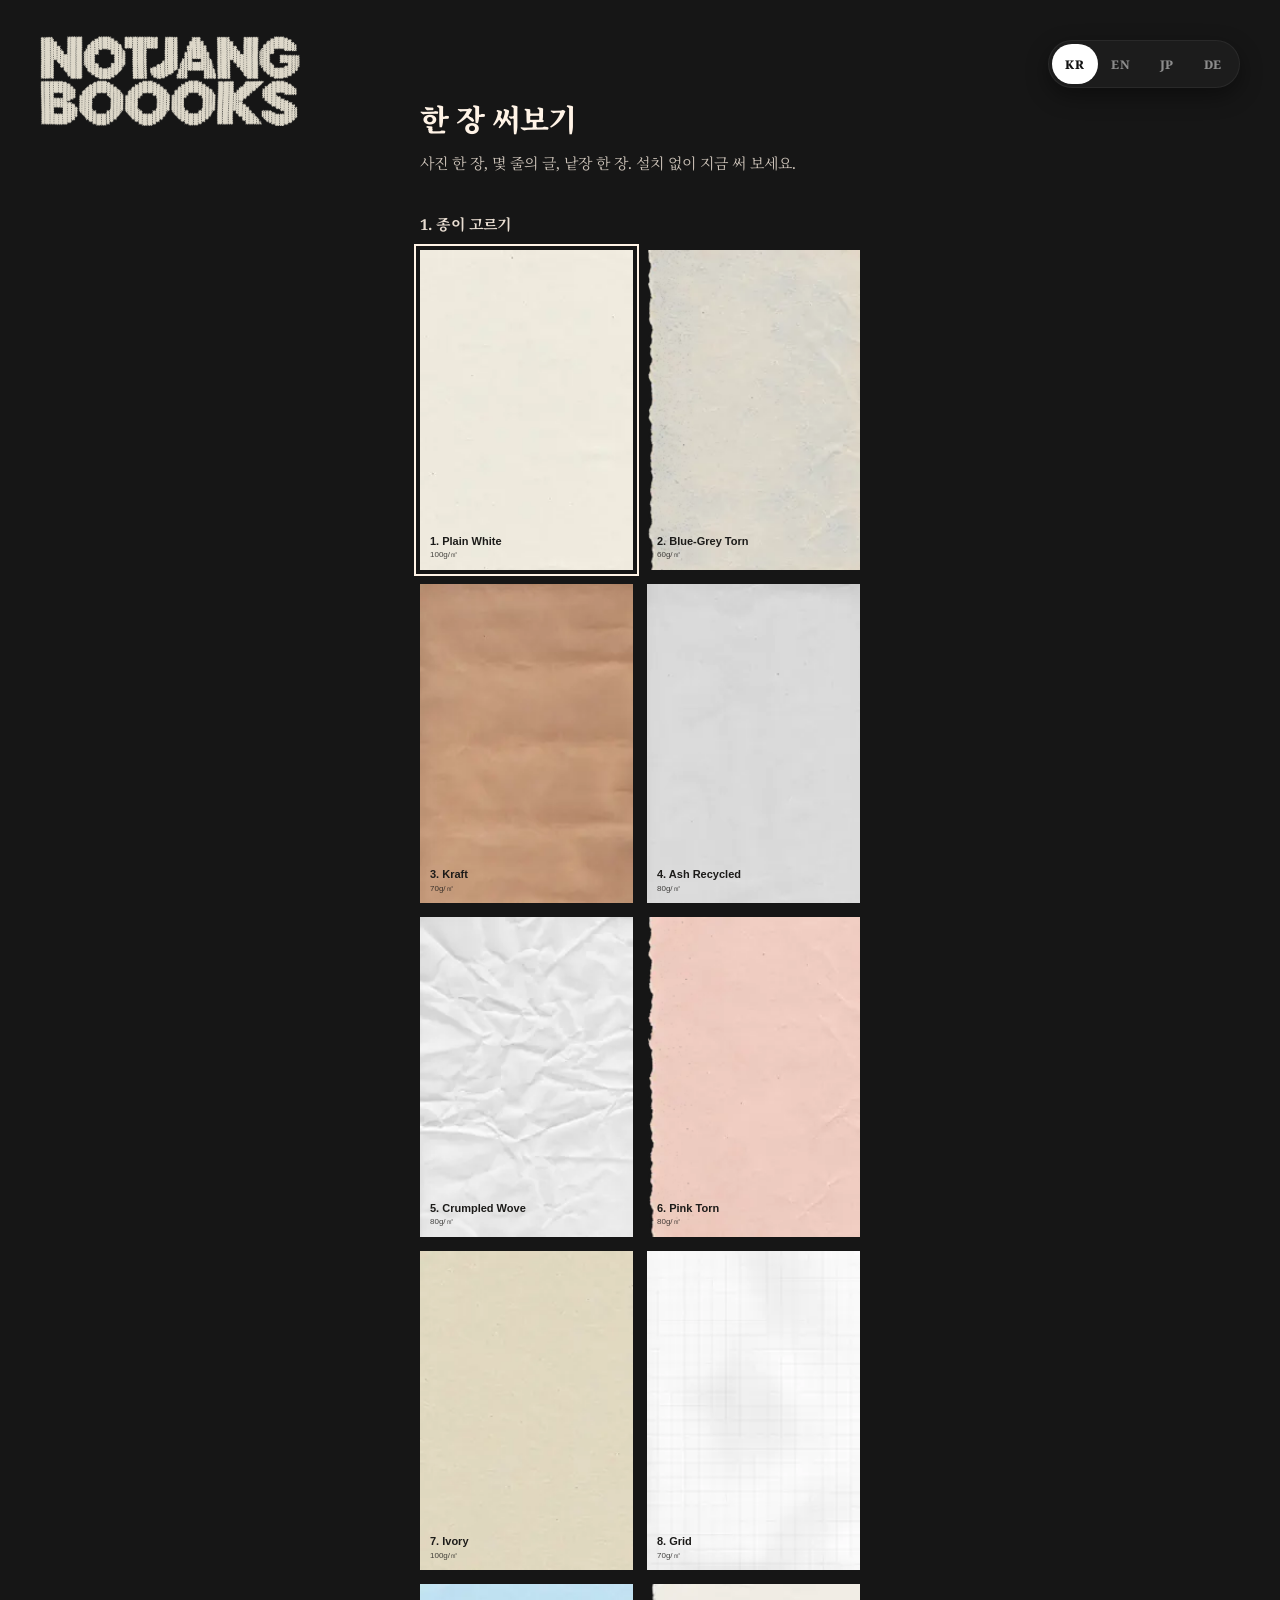
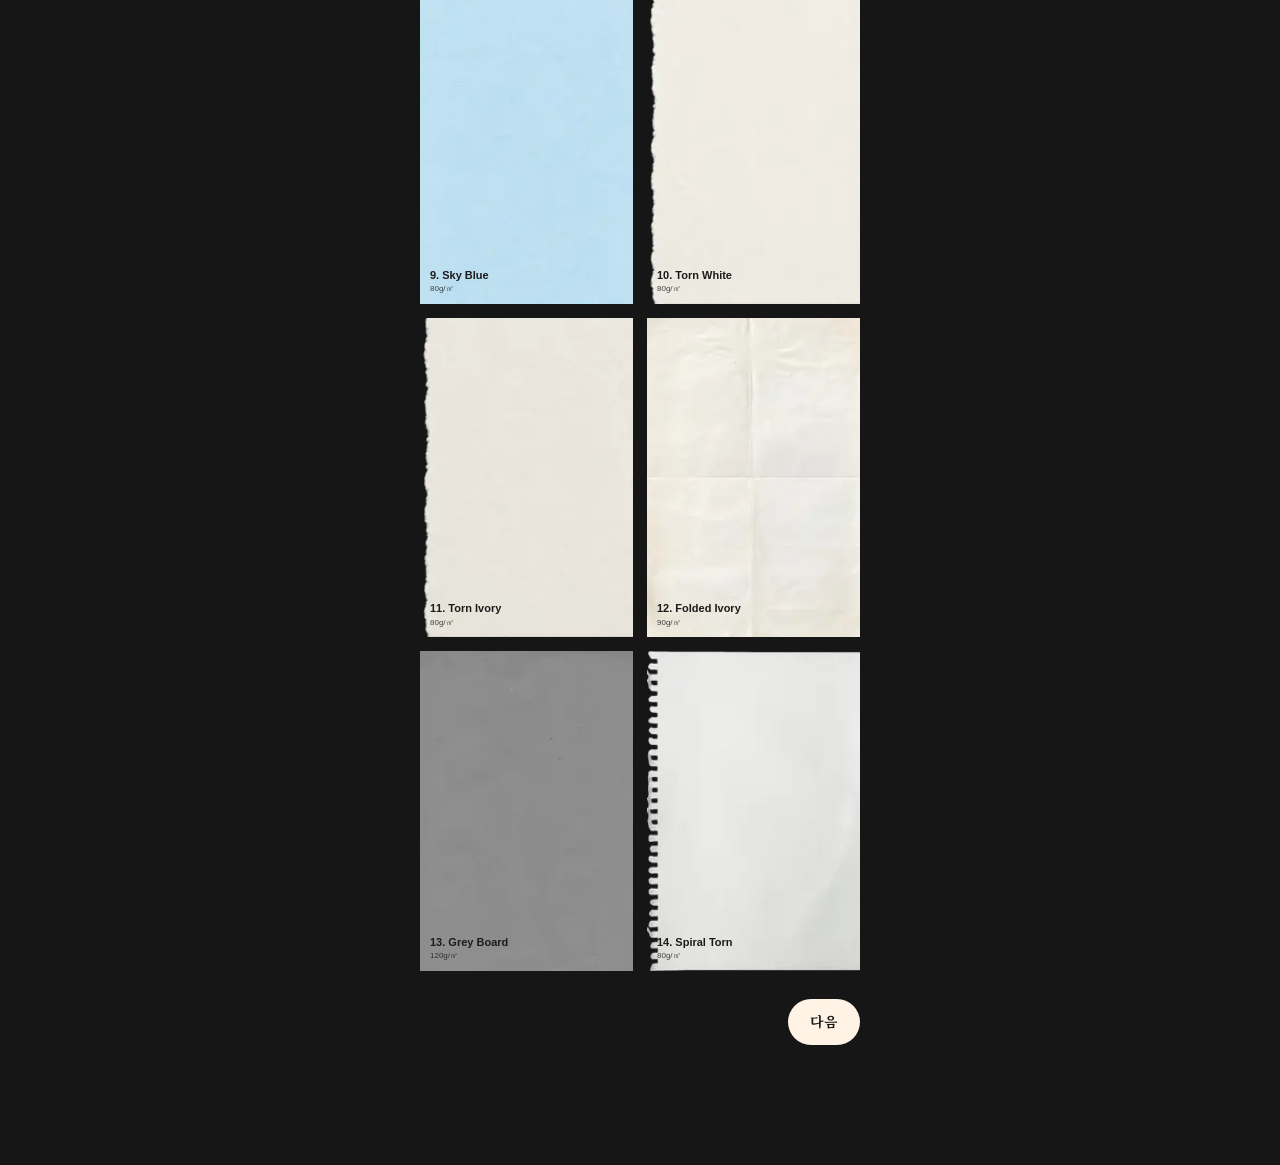
<file: write.html>
<!doctype html>
<html lang="ko">
<head>
<meta charset="utf-8">
<meta name="viewport" content="width=device-width, initial-scale=1, viewport-fit=cover">
<title>낱장북스 · 한 장 써보기</title>
<meta name="theme-color" content="#161616">
<link rel="icon" type="image/png" href="assets/favicon.png">
<link rel="apple-touch-icon" href="assets/apple-touch-icon.png">
<meta property="og:type" content="website">
<meta property="og:title" content="한 장 써보기 · 낱장북스">
<meta property="og:description" content="사진 한 장, 몇 줄의 글, 낱장 한 장. 설치 없이 지금 써 보세요.">
<meta property="og:image" content="https://papers.unrlmtr.life/assets/og.png">
<meta property="og:url" content="https://papers.unrlmtr.life/write.html">
<meta name="twitter:card" content="summary_large_image">
<link rel="preconnect" href="https://fonts.googleapis.com">
<link rel="stylesheet" href="https://fonts.googleapis.com/css2?family=Nanum+Myeongjo:wght@400;700;800&family=Noto+Serif:wght@400;700;800&family=Noto+Serif+KR:wght@400;700;800&display=swap">
<link rel="stylesheet" href="css/site.css?v=42">
<link rel="stylesheet" href="css/write.css?v=44">
</head>
<body class="stage">

<a href="index.html" class="logo" aria-label="NOTJANG BOOOKS"><img src="assets/logo-dark.png" alt="NOTJANG BOOOKS"></a>
<div id="lang" class="lang" role="group" aria-label="Language"></div>

<main class="wr">
  <section class="wstep" data-step="1">
    <h1 id="h1"></h1>
    <p id="lead" class="lead"></p>
    <h2 id="s1"></h2>
    <div id="papers" class="papers"></div>
    <div class="bar"><span></span><button type="button" class="btn" data-go="2" data-t="next"></button></div>
  </section>

  <section class="wstep" data-step="2" hidden>
    <h2 id="s2"></h2>
    <div class="sheetwrap"><canvas id="preview" class="sheetcv"></canvas><p id="busy" class="busy" data-t="printing" hidden></p></div>
    <div class="tools">
      <label class="btn ghost"><input type="file" accept="image/*" id="pick" hidden><span id="addlabel"></span></label>
      <button type="button" class="btn ghost" id="skip" data-t="noPhoto"></button>
    </div>
    <div id="photoTools" hidden>
      <p class="hint" data-t="drag"></p>
      <div id="aspects" class="chips"></div>
      <div id="inks" class="inks"></div>
    </div>
    <div class="bar"><button type="button" class="btn ghost" data-go="1" data-t="back"></button><button type="button" class="btn" data-go="3" data-t="next"></button></div>
  </section>

  <section class="wstep" data-step="3" hidden>
    <h2 id="s3"></h2>
    <div id="fonts" class="chips" hidden><button type="button" class="chip on" id="fontSerif"></button><button type="button" class="chip" id="fontMine"></button></div>
    <input id="titleIn" class="titlein" type="text" maxlength="40">
    <textarea id="bodyIn" class="bodyin" rows="9"></textarea>
    <p class="count"><span id="left"></span></p>
    <p id="over" class="over" data-t="over" hidden></p>
    <canvas id="probe" hidden></canvas>
    <div class="bar"><button type="button" class="btn ghost" data-go="2" data-t="back"></button><button type="button" class="btn" id="publish" data-go="4" data-t="publish"></button></div>
  </section>

  <section class="wstep" data-step="4" hidden>
    <div class="sheetwrap"><canvas id="final" class="sheetcv"></canvas><img id="finalImg" class="sheetcv" alt="" hidden></div>
    <div id="done" hidden>
      <p class="hint" data-t="keep"></p>
      <div class="tools">
        <a class="btn" id="save" download="notjang-sheet.png" data-t="save"></a>
        <button type="button" class="btn ghost" id="share" data-t="share" hidden></button>
        <button type="button" class="btn ghost" id="again" data-t="again"></button>
      </div>
      <p class="hint" data-t="hold"></p>
      <div class="cta">
        <p data-t="more"></p>
        <a class="btn pink" id="app" target="_blank" rel="noopener" data-t="app"></a>
        <a class="lnk" href="postcard.html" data-t="post"></a>
        <a class="lnk" href="font.html" data-t="font"></a>
      </div>
    </div>
  </section>
</main>

<script src="js/lang.js?v=42"></script>
<script src="js/riso.js?v=42"></script>
<script src="js/sheetkit.js?v=44"></script>
<script src="js/write.js?v=46"></script>
</body>
</html>
</file>
<file: css/site.css>
/* NOTJANG BOOOKS — 공통 스타일. 디자인 캔버스(Main/App/About/Download)의 규칙을 그대로 옮겼다. */
:root {
  --ink: #f2ece0;
  --bg: #110000;
  --font: 'Noto Serif', 'Noto Serif KR', 'Noto Serif JP', 'Apple SD Gothic Neo', serif;
}
/* 일본어일 때는 한자를 일본 글꼴로 */
html[lang="ja"] { --font: 'Noto Serif', 'Noto Serif JP', 'Noto Serif KR', serif; }
* { box-sizing: border-box; }
html, body { margin: 0; }
body { background: var(--bg); color: var(--ink); font-family: var(--font); -webkit-font-smoothing: antialiased; }
body.light { background: #ffffff; color: #111111; }
img { -webkit-user-drag: none; }

/* ── 로고 ─────────────────────────────────────── */
.logo { position: fixed; left: 40px; top: 36px; margin: 0; z-index: 5; display: block; }
.logo img { display: block; width: 260px; height: auto; }
h1.logo { pointer-events: none; }

/* ── 아래 가운데 둥근 툴바 ────────────────────── */
.toolbar { position: fixed; left: 50%; bottom: 28px; transform: translateX(-50%); z-index: 6; }
.seg { position: relative; display: flex; align-items: center; padding: 6px; border-radius: 999px; background: #1c1c1c; box-shadow: 0 12px 30px rgba(0,0,0,.45), inset 0 0 0 1px rgba(255,255,255,.06); }
.seg .pill { position: absolute; top: 6px; left: 6px; width: 68px; height: 52px; border-radius: 999px; background: #ffffff; box-shadow: 0 2px 8px rgba(0,0,0,.25), inset 0 -1px 0 rgba(0,0,0,.08); transition: transform .42s cubic-bezier(.34,1.45,.5,1); }
.seg .it { all: unset; position: relative; z-index: 1; box-sizing: border-box; display: flex; align-items: center; justify-content: center; width: 68px; height: 52px; border-radius: 999px; cursor: pointer; color: #8c8c8c; transition: color .25s ease; }
.seg .it:hover { color: #d0d0d0; }
.seg .it.on, .seg .it.on:hover { color: #111111; }
.seg .it:focus-visible { outline: 2px solid #ffffff; outline-offset: -4px; }
.seg .it svg { width: 22px; height: 22px; }
.seg .div { width: 1px; height: 28px; margin: 0 8px; background: #3a3a3a; flex: none; }

/* 흰 배경(다운로드) 버전 */
body.light .seg { background: #ffffff; box-shadow: 0 8px 22px rgba(0,0,0,.10), inset 0 0 0 1px rgba(0,0,0,.12); }
body.light .seg .pill { background: #111111; box-shadow: 0 2px 6px rgba(0,0,0,.2); }
body.light .seg .it { color: #8a8a8a; }
body.light .seg .it:hover { color: #333333; }
body.light .seg .it.on, body.light .seg .it.on:hover { color: #ffffff; }
body.light .seg .it:focus-visible { outline-color: #111111; }
body.light .seg .div { background: #d9d9d9; }

/* ── 언어 스위치 ─────────────────────────────── */
.lang { position: fixed; right: 40px; top: 40px; display: flex; padding: 4px; border-radius: 999px; background: #1c1c1c; box-shadow: 0 8px 22px rgba(0,0,0,.4), inset 0 0 0 1px rgba(255,255,255,.06); z-index: 8; }
.lang .lpill { position: absolute; top: 4px; left: 4px; width: 46px; height: 40px; border-radius: 999px; background: #ffffff; transition: transform .42s cubic-bezier(.34,1.45,.5,1); }
.lang .lb { all: unset; position: relative; z-index: 1; box-sizing: border-box; width: 46px; height: 40px; display: flex; align-items: center; justify-content: center; font-size: 12px; font-weight: 800; letter-spacing: .06em; color: #8c8c8c; cursor: pointer; border-radius: 999px; transition: color .25s ease; }
.lang .lb:hover { color: #d0d0d0; }
.lang .lb.on, .lang .lb.on:hover { color: #111111; }
.lang .lb:focus-visible { outline: 2px solid #ffffff; outline-offset: -3px; }
.lang .lsel { display: none; }
body.light .lang { background: #ffffff; box-shadow: 0 6px 18px rgba(0,0,0,.10), inset 0 0 0 1px rgba(0,0,0,.12); }
body.light .lang .lpill { background: #111111; }
body.light .lang .lb { color: #8a8a8a; }
body.light .lang .lb:hover { color: #333333; }
body.light .lang .lb.on, body.light .lang .lb.on:hover { color: #ffffff; }
body.light .lang .lb:focus-visible { outline-color: #111111; }
body.light .lang .lsel { background-color: #ffffff; background-image: url("data:image/svg+xml,%3Csvg xmlns='http://www.w3.org/2000/svg' viewBox='0 0 10 10'%3E%3Cpath d='M1 3l4 4 4-4' fill='none' stroke='%23111' stroke-width='1.6'/%3E%3C/svg%3E"); color: #111111; box-shadow: 0 6px 18px rgba(0,0,0,.10), inset 0 0 0 1px rgba(0,0,0,.12); }

/* ── 상태 줄(연결 상태·오류) ───────────────────── */
.status { position: fixed; left: 40px; bottom: 36px; margin: 0; z-index: 5; font-size: 11px; letter-spacing: .02em; color: rgba(242,236,224,.45); pointer-events: none; max-width: 40vw; }
.status.err { color: #e0483e; pointer-events: auto; }
.status:empty { display: none; }

/* ── 폰 폭 ───────────────────────────────────── */
@media (max-width: 767px) {
  .logo { left: 16px; top: 16px; }
  .logo img { width: 120px; }
  .toolbar { bottom: 34px; }
  /* 폰: 언어는 오른쪽 위 작은 드롭다운 */
  .lang { right: 16px; top: 16px; padding: 0; background: none; box-shadow: none; }
  .lang .lpill, .lang .lb { display: none; }
  .lang .lsel { display: block; -webkit-appearance: none; appearance: none; height: 40px; padding: 0 30px 0 14px; border: 0; border-radius: 999px; background: #1c1c1c url("data:image/svg+xml,%3Csvg xmlns='http://www.w3.org/2000/svg' viewBox='0 0 10 10'%3E%3Cpath d='M1 3l4 4 4-4' fill='none' stroke='%23fff' stroke-width='1.6'/%3E%3C/svg%3E") no-repeat right 12px center / 10px 10px; box-shadow: 0 8px 22px rgba(0,0,0,.4), inset 0 0 0 1px rgba(255,255,255,.06); color: #ffffff; font: 800 12px/1 var(--font); letter-spacing: .06em; cursor: pointer; }
  .lang .lsel:focus-visible { outline: 2px solid #ffffff; outline-offset: 2px; }
  .status { left: 16px; bottom: 100px; max-width: 80vw; }
}
</file>
<file: css/about.css>
/* 소개: 어두운 종이 위 긴 글. 데스크톱은 마우스 높이, 폰은 화면 중간쯤의 띠 아래로 글자가 점에서 글자로 돌아온다. */
body { background: #110000; color: #E6D8BE; }
.reader { min-height: 100vh; }
.reader main { max-width: 620px; margin: 0 auto; padding: 220px 24px 220px; }
.rv { animation: rise linear both; animation-timeline: view(); animation-range: entry 0% cover 22%; }
@keyframes rise { from { opacity: 0; transform: translateY(24px) } to { opacity: 1; transform: none } }
.intro { font-size: 21px; line-height: 1.8; letter-spacing: -0.01em; }
.intro p { margin: 0; }
.sec h2 { margin: 0 0 28px; padding-top: 28px; border-top: 1px solid rgba(230,216,190,.22); font-size: 18px; font-weight: 800; letter-spacing: -0.01em; }
.sec p { margin: 0 0 16px; font-size: 15px; line-height: 2; color: rgba(230,216,190,.9); }
.sec.s2 { margin-top: 96px; }
.sig { margin-top: 28px; color: #E6D8BE; }
.contact { margin-top: 96px; font-size: 13px; color: rgba(230,216,190,.6); }
.contact a { color: #E6D8BE; }
.contact[hidden] { display: none; }
.contact.copy { margin-top: 6px; }
.contact.legal { margin-top: 12px; }
.bigt { margin: 160px 0 56px; font-size: 34px; font-weight: 800; letter-spacing: -0.02em; line-height: 1.2; }
.dinos { display: flex; gap: 16px; margin: 28px 0 40px; align-items: flex-start; }
.dinos img { display: block; flex: 1 1 0; min-width: 0; box-shadow: 0 10px 26px rgba(0,0,0,.5); transition: transform .35s cubic-bezier(.2,.7,.2,1); }
.dinos img:nth-child(1) { transform: rotate(-2deg); }
.dinos img:nth-child(2) { transform: translateY(10px) rotate(1.5deg); }
.dinos img:nth-child(3) { transform: rotate(-1deg); }
.dinos img:hover { transform: translateY(-6px) rotate(0) scale(1.03); }

@property --ly { syntax: '<length>'; inherits: false; initial-value: 0px; }
.kk { display: block; transition: --ly .35s cubic-bezier(.2,.7,.2,1); color: transparent; -webkit-background-clip: text; background-clip: text; background-image: linear-gradient(to bottom, #E6D8BE 0, #E6D8BE calc(var(--ly) + 12px), rgba(230,216,190,0) calc(var(--ly) + 44px)), radial-gradient(circle, #E6D8BE 0 .85px, transparent 1.15px); background-repeat: no-repeat, repeat; background-size: 100% 100%, 3px 3px; }

@media (max-width: 767px) {
  .reader main { padding: 120px 28px 180px; }
  .intro { font-size: 17px; }
  .sec h2 { margin: 0 0 22px; padding-top: 24px; font-size: 16px; }
  .sec p { margin: 0 0 14px; font-size: 14px; line-height: 1.95; }
  .sec.s2 { margin-top: 72px; }
  .bigt { margin: 110px 0 40px; font-size: 26px; }
  .dinos { gap: 8px; margin: 20px 0 28px; }
  .topfade { position: fixed; left: 0; right: 0; top: 0; height: 92px; z-index: 4; background: linear-gradient(#110000 60%, rgba(17,0,0,0)); pointer-events: none; }
}
</file>
<file: css/write.css>
/* 한 장 써보기. 종이·사진·완성은 검은 무대(#161616), 글쓰기는 크림 종이(#FFF3E6) — 앱과 같은 톤. */
body { background: #FFF3E6; color: #1C1B19; transition: background .25s ease; }
body.stage { background: #161616; color: #FFF3E6; }
.wr { max-width: 480px; margin: 0 auto; padding: 96px 20px 120px; }
.wr h1 { margin: 0 0 10px; font-size: 30px; font-weight: 800; letter-spacing: -0.02em; }
.wr .lead { margin: 0 0 36px; font-size: 15px; line-height: 1.8; opacity: .78; }
.wr h2 { margin: 0 0 16px; font-size: 15px; font-weight: 700; letter-spacing: .01em; opacity: .9; }
.hint { margin: 12px 0; font-size: 12px; line-height: 1.7; opacity: .6; }

/* 버튼 */
.btn { all: unset; box-sizing: border-box; display: inline-flex; align-items: center; justify-content: center; min-height: 46px; padding: 0 22px; border-radius: 999px; background: #FFF3E6; color: #161616; font: 700 14px/1 var(--font); cursor: pointer; text-align: center; }
.btn:disabled { opacity: .35; cursor: default; }
.btn.ghost { background: transparent; color: inherit; box-shadow: inset 0 0 0 1.5px currentColor; }
.btn.pink { background: #e8708f; color: #161616; }
.btn:focus-visible { outline: 2px solid #e8708f; outline-offset: 3px; }
body:not(.stage) .btn:not(.ghost):not(.pink) { background: #161616; color: #FFF3E6; }
.lnk { color: inherit; font-size: 13px; text-underline-offset: 3px; }
.bar { display: flex; justify-content: space-between; gap: 12px; margin-top: 28px; }
.tools { display: flex; flex-wrap: wrap; gap: 10px; margin-top: 16px; }

/* 종이 고르기 */
.papers { display: grid; grid-template-columns: 1fr 1fr; gap: 14px; }
.pp { all: unset; position: relative; display: block; aspect-ratio: 2 / 3; cursor: pointer; }
.pp img { display: block; width: 100%; height: 100%; object-fit: cover; }
.pp span { position: absolute; left: 10px; bottom: 9px; font: 600 11px/1.4 -apple-system, 'Helvetica Neue', sans-serif; color: #1C1B19; }
.pp small { display: block; font-size: 8px; font-weight: 400; opacity: .8; }
.pp.on { outline: 2px solid #FFF3E6; outline-offset: 4px; }
.pp:focus-visible { outline: 2px solid #e8708f; outline-offset: 4px; }

/* 낱장 */
.sheetwrap { position: relative; }
.sheetcv { display: block; width: 100%; height: auto; aspect-ratio: 2 / 3; filter: drop-shadow(0 10px 26px rgba(0,0,0,.45)); touch-action: pan-y; -webkit-touch-callout: default; user-select: none; }
#preview { touch-action: none; cursor: grab; }
.busy { position: absolute; left: 12px; top: 12px; margin: 0; padding: 6px 12px; border-radius: 999px; background: rgba(22,22,22,.72); color: #FFF3E6; font-size: 12px; }

/* 칩: 사진 비율, 잉크, 글꼴 */
.chips { display: flex; gap: 8px; margin: 14px 0; }
.chip { all: unset; padding: 8px 14px; border-radius: 999px; font: 700 12px/1 var(--font); box-shadow: inset 0 0 0 1.5px currentColor; opacity: .55; cursor: pointer; }
.chip.on { opacity: 1; background: #FFF3E6; color: #161616; box-shadow: none; }
body:not(.stage) .chip.on { background: #161616; color: #FFF3E6; }
.inks { display: flex; flex-wrap: wrap; gap: 10px; margin: 14px 0 0; }
.ink { all: unset; display: flex; align-items: center; height: 38px; padding: 0 5px; border-radius: 8px; box-shadow: inset 0 0 0 1.5px rgba(255,243,230,.25); cursor: pointer; }
.ink i { display: block; width: 22px; height: 28px; }
.ink i + i { margin-left: 2px; }
.ink em { padding: 0 8px; font: 700 12px/1 var(--font); font-style: normal; }
.ink.on { box-shadow: inset 0 0 0 2px #FFF3E6; }
.chip:focus-visible, .ink:focus-visible { outline: 2px solid #e8708f; outline-offset: 3px; }

/* 글쓰기 */
.titlein, .bodyin { display: block; width: 100%; box-sizing: border-box; border: 0; background: transparent; color: #1C1B19; font-family: 'Nanum Myeongjo', var(--font); outline: none; resize: none; }
.titlein { padding: 10px 0; font-size: 22px; font-weight: 700; border-bottom: 1px solid rgba(28,27,25,.18); }
.bodyin { padding: 14px 0; font-size: 17px; line-height: 2; min-height: 260px; }
.titlein::placeholder, .bodyin::placeholder { color: rgba(28,27,25,.35); }
.count { margin: 0; text-align: right; font-size: 12px; opacity: .5; }
.over { margin: 10px 0 0; font-size: 12px; color: #c0392b; }

/* 끝 화면 */
.cta { margin-top: 34px; padding-top: 24px; border-top: 1px solid rgba(255,243,230,.18); display: flex; flex-direction: column; align-items: flex-start; gap: 14px; }
.cta p { margin: 0; font-size: 14px; line-height: 1.8; opacity: .85; }

@media (max-width: 767px) {
  .wr { padding: 84px 18px 100px; }
  .wr h1 { font-size: 26px; }
}

[hidden] { display: none !important; }
</file>
<file: css/postcard.css>
/* 엽서 쓰기(postcard.html)와 받은 엽서(card.html). 바탕 규칙은 write.css를 같이 쓴다. */
.hint.center { text-align: center; }

/* 뒤집기: 눌러서 앞면·뒷면. 돌리는 건 flip.js가 한다 */
.flipper { position: relative; cursor: pointer; outline: none; -webkit-tap-highlight-color: transparent; will-change: transform; }
.flipper:focus-visible { outline: 2px solid #e8708f; outline-offset: 6px; }
/* 엽서는 가로로 눕힌 낱장(3:2) */
.sheetcv.wide { aspect-ratio: 3 / 2; }

/* 링크가 만들어진 뒤 */
.ready { margin: 26px 0 10px; font-size: 15px; font-weight: 700; }
.linkbox { display: block; width: 100%; box-sizing: border-box; height: 46px; padding: 0 14px; border: 0; border-radius: 10px; background: rgba(255,243,230,.1); color: #FFF3E6; font: 400 13px/1 ui-monospace, 'SF Mono', Menlo, monospace; outline: none; }
.linkbox:focus { box-shadow: inset 0 0 0 1.5px rgba(255,243,230,.5); }
.btn.quiet { box-shadow: none; opacity: .6; text-decoration: underline; text-underline-offset: 3px; padding: 0 10px; }

/* 이 브라우저에서 보낸 엽서 */
.sent { margin-top: 44px; padding-top: 24px; border-top: 1px solid rgba(255,243,230,.18); }
.sent ul { list-style: none; margin: 0; padding: 0; }
.sent li { display: flex; align-items: center; justify-content: space-between; gap: 12px; padding: 10px 0; font-size: 13px; }
.sent li a { color: inherit; text-underline-offset: 3px; }
.sent li button { all: unset; font-size: 12px; opacity: .6; text-decoration: underline; text-underline-offset: 3px; cursor: pointer; }
.sent li button:focus-visible { outline: 2px solid #e8708f; outline-offset: 3px; }

/* ── 받은 엽서 ── */
.cardpage { min-height: 100vh; min-height: 100dvh; }
.cardmain { min-height: 100vh; min-height: 100dvh; box-sizing: border-box; padding: 84px 20px 40px; display: flex; flex-direction: column; align-items: center; justify-content: center; gap: 14px; }
.cstate { margin: 0; font-size: 14px; line-height: 1.9; text-align: center; opacity: .7; }
.cstate:empty { display: none; }
.flipper.recv { width: min(86vw, calc((100vh - 250px) * 2 / 3), 460px); width: min(86vw, calc((100dvh - 250px) * 2 / 3), 460px); aspect-ratio: 2 / 3; }
/* 가로 엽서. 예전에 세로로 만든 엽서는 위 규칙 그대로 보인다 */
.flipper.recv.wide { width: min(92vw, calc((100vh - 250px) * 3 / 2), 660px); width: min(92vw, calc((100dvh - 250px) * 3 / 2), 660px); aspect-ratio: 3 / 2; }
.face { width: 100%; height: 100%; filter: drop-shadow(0 12px 28px rgba(0,0,0,.5)); }
.face .mask { display: block; width: 100%; height: 100%; -webkit-mask-size: 100% 100%; mask-size: 100% 100%; -webkit-mask-repeat: no-repeat; mask-repeat: no-repeat; }
.face img { display: block; width: 100%; height: 100%; object-fit: cover; user-select: none; -webkit-user-select: none; -webkit-touch-callout: none; }
/* 뒷면은 종이를 뒤집은 모양: 가리개만 좌우로 뒤집는다(겉을 뒤집고 그림을 한 번 더 뒤집어 그림은 그대로) */
.face[data-face="back"] .mask, .face[data-face="back"] img { transform: scaleX(-1); }
.cfoot { margin-top: 18px; display: flex; flex-direction: column; align-items: center; gap: 16px; }
.linkbtn { all: unset; font-size: 12px; opacity: .5; text-decoration: underline; text-underline-offset: 3px; cursor: pointer; }
.linkbtn:focus-visible { outline: 2px solid #e8708f; outline-offset: 3px; }
@keyframes arrive { from { opacity: 0; transform: translateY(26px) rotate(-3deg) scale(.96) } to { opacity: 1; transform: none } }
.flipper.recv.in { animation: arrive .7s cubic-bezier(.2,.7,.2,1) both; }
</file>
<file: css/download.css>
/* 앱 다운로드: 흰 바탕 거리. 스포츠카·트럭이 들어오고, 고르면 가게 앞까지 간다. */
body { background: #ffffff; color: #111111; }
.stage { position: relative; width: 100%; height: 100vh; min-height: 640px; overflow: hidden; background: #ffffff; }

.world { position: absolute; top: 0; left: 0; width: 300%; height: 100%; transform: translateX(-33.3333%); }
.world.go { transition: transform 2.6s cubic-bezier(.65,0,.35,1); }

.car { position: absolute; z-index: 2; }
.car .body { position: relative; display: block; }
.car .body img { display: block; width: 100%; user-select: none; }
.moving .body { animation: bob .16s ease-in-out infinite; }
@keyframes bob { 0%,100% { transform: translateY(0) rotate(0) } 50% { transform: translateY(-2px) rotate(-.5deg) } }
.spoke { position: absolute; transform: translate(-50%,-50%); aspect-ratio: 1; opacity: 0; background: linear-gradient(#111,#111) center/100% 3px no-repeat, linear-gradient(#111,#111) center/3px 100% no-repeat; transition: opacity .2s; }
.moving .spoke { opacity: 1; animation: spin .22s linear infinite; }
@keyframes spin { from { transform: translate(-50%,-50%) rotate(0) } to { transform: translate(-50%,-50%) rotate(360deg) } }
.bubble { all: unset; box-sizing: border-box; position: absolute; left: 50%; bottom: calc(100% + 22px); white-space: nowrap; background: #fff; border: 2.5px solid #111; border-radius: 24px; padding: 13px 22px; font-family: var(--font); font-weight: 800; font-size: 15px; color: #111; cursor: pointer; box-shadow: 3px 4px 0 #111; transform: translateX(-50%); animation: bubbleIn .5s cubic-bezier(.34,1.56,.64,1) both; transition: box-shadow .15s, translate .15s; }
.bubble[hidden] { display: none; }
/* 꼬리: 테두리 화살표 대신 그림자 색 작은 삼각형이 그림자 자리(오른쪽 아래로 밀린 곳)에 붙는다. */
.bubble::after { content: ""; position: absolute; left: calc(50% - 3px); bottom: -9px; width: 0; height: 0; border-left: 6px solid transparent; border-right: 6px solid transparent; border-top: 8px solid #111; }
.bubble:hover { translate: 0 -3px; box-shadow: 3px 7px 0 #111; }
.bubble:active { translate: 0 1px; box-shadow: 2px 2px 0 #111; }
.bubble:focus-visible { outline: 2px solid #111; outline-offset: 4px; }
.truck .bubble { animation-delay: .18s; }
@keyframes bubbleIn { from { opacity: 0; transform: translateX(-50%) translateY(10px) scale(.6) } to { opacity: 1; transform: translateX(-50%) translateY(0) scale(1) } }
.back { all: unset; cursor: pointer; font-size: 13px; color: #111; border-bottom: 1px solid #111; padding: 4px 0; }
.back:focus-visible { outline: 2px solid #111; outline-offset: 4px; }
.sports { z-index: 1; }
.truck { z-index: 3; }
.sports .bubble { bottom: calc(100% + 54px); left: 42%; }
.truck .bubble { bottom: calc(100% + 18px); left: 84%; }

.obj { position: absolute; }
.obj img { position: relative; display: block; width: 100%; user-select: none; }
.shd { position: absolute; left: 6%; right: 6%; bottom: -12px; height: 28px; opacity: .42; pointer-events: none; background: radial-gradient(circle,#4a5fc1 0 1.15px,transparent 1.7px) 0 0/5px 5px; -webkit-mask: radial-gradient(closest-side,#000 35%,transparent 100%); mask: radial-gradient(closest-side,#000 35%,transparent 100%); }
.shd::after { content: ""; position: absolute; inset: 0; transform: translate(3px,2px); background: radial-gradient(circle,#e8708f 0 .9px,transparent 1.4px) 2px 2px/5px 5px; opacity: .55; }
.car .shd { bottom: -10px; left: 4%; right: 2%; height: 30px; }
.shd.house { left: -4%; right: -14%; bottom: -16px; height: 40px; }
.pet .shd { left: 0; right: 0; bottom: -8px; height: 20px; }
.pet img { transform-origin: 50% 100%; animation: breathe 2.6s ease-in-out infinite; }
.cat img { animation-duration: 3.4s; }
.dog img { animation: none; }
@keyframes breathe { 0%,100% { transform: scale(1,1) } 50% { transform: scale(1.01,1.025) } }

.qrb { position: absolute; z-index: 6; box-sizing: border-box; display: flex; flex-direction: column; align-items: center; gap: 6px; padding: 14px 16px 10px; background: #fff; border: 2.5px solid #111; border-radius: 22px; box-shadow: 3px 4px 0 #111; opacity: 0; transform: translateX(-50%) translateY(14px) scale(.6); transform-origin: 50% 100%; pointer-events: none; transition: opacity .25s, transform .25s; color: #111; text-decoration: none; }
.qrb::after { content: ""; position: absolute; left: calc(50% - 3px); bottom: -9px; width: 0; height: 0; border-left: 6px solid transparent; border-right: 6px solid transparent; border-top: 8px solid #111; }
.qrb.show { opacity: 1; transform: translateX(-50%) translateY(0) scale(1); pointer-events: auto; transition: opacity .3s, transform .55s cubic-bezier(.34,1.56,.64,1); }
.qrb img { display: block; width: 140px; height: 140px; object-fit: contain; }
.qrb p { margin: 0; font-size: 13px; font-weight: 800; }
.qrb .enter { display: none; color: #111; text-decoration: none; }
/* 아직 문을 안 연 가게: QR 대신 한 줄 */
.qrb.soon { gap: 8px; padding: 14px 18px 12px; }
.qrb.soon p { max-width: 190px; white-space: normal; text-align: center; line-height: 1.5; }

/* 자리: 왼쪽 3분의 1이 구글 가게, 오른쪽 3분의 1이 애플 가게 */
.shop-google { left: calc(16.6667% - 150px); bottom: calc(26% + 84px); width: 250px; z-index: 1; }
.dog { left: calc(16.6667% - 290px); bottom: calc(26% + 4px); width: 120px; z-index: 4; }
#qrGoogle { left: calc(16.6667% - 25px); bottom: calc(26% + 344px); }
.shop-apple { left: calc(83.3333% - 40px); bottom: calc(26% + 96px); width: 260px; z-index: 1; }
.cat { left: calc(83.3333% + 250px); bottom: calc(26% - 50px); width: 150px; z-index: 4; }
#qrApple { left: calc(83.3333% + 90px); bottom: calc(26% + 366px); }

/* 폰: QR 대신 가게로 들어가는 링크 */
@media (max-width: 767px) {
  .bubble { padding: 10px 16px; font-size: 13px; }
  .sports .bubble { bottom: calc(100% + 30px); left: 68%; }
  .truck .bubble { bottom: calc(100% + 18px); left: 50%; }
  .car .shd { bottom: -7px; height: 18px; }
  .shd.house { bottom: -10px; height: 24px; }
  .pet .shd { bottom: -6px; height: 12px; }
  .qrb { display: block; white-space: nowrap; padding: 11px 18px; font-weight: 800; font-size: 14px; }
  .qrb img, .qrb p, .qrb .back { display: none; }
  .qrb .enter { display: inline; }
  .qrb.soon { display: flex; }
  .qrb.soon p { display: block; max-width: 160px; }
  .shop-google { left: calc(16.6667% - 92px); bottom: calc(30% + 50px); width: 150px; }
  .dog { left: calc(16.6667% - 176px); bottom: calc(30% + 2px); width: 72px; }
  #qrGoogle { left: calc(16.6667% - 17px); bottom: calc(30% + 222px); }
  .shop-apple { left: calc(83.3333% - 24px); bottom: calc(30% + 56px); width: 156px; }
  .cat { left: calc(83.3333% + 98px); bottom: calc(30% - 44px); width: 90px; }
  #qrApple { left: calc(83.3333% + 54px); bottom: calc(30% + 234px); }
  .qrb.show:hover { translate: 0 -3px; box-shadow: 3px 7px 0 #111; }
  .qrb.show:active { translate: 0 1px; box-shadow: 2px 2px 0 #111; }
}
</file>
<file: css/font.css>
/* 손글씨 폰트 메이커: 흰 종이 위 세 단계. 격자판은 mm 단위로 그려서 화면에서는 줄여 보고 인쇄하면 실제 크기. */
body.light { background: #ffffff; color: #111111; }
.fm { max-width: 640px; margin: 0 auto; padding: 140px 24px 200px; }
.fm h1 { margin: 0 0 14px; font-size: 34px; font-weight: 800; letter-spacing: -0.02em; }
.lead { margin: 0 0 56px; font-size: 16px; line-height: 1.8; color: #444; }
.step { margin-top: 56px; padding-top: 24px; border-top: 1px solid #e3e3e3; }
.step h2 { margin: 0 0 10px; font-size: 18px; font-weight: 800; }
.step > p { margin: 0 0 18px; font-size: 14px; line-height: 1.8; color: #555; }
.btn { all: unset; display: inline-block; padding: 12px 22px; border-radius: 999px; background: #111; color: #fff; font: 700 14px/1 var(--font); cursor: pointer; }
.btn:disabled { background: #d6d6d6; color: #888; cursor: default; }
.btn:focus-visible { outline: 2px solid #111; outline-offset: 3px; }
.lnk { all: unset; color: #e0483e; cursor: pointer; text-decoration: underline; font-size: inherit; }

/* 격자판 */
.sheets { margin-top: 22px; display: flex; flex-direction: column; gap: 16px; }
.sheet { position: relative; width: 210mm; height: 297mm; background: #fff; box-shadow: 0 0 0 1px #e3e3e3, 0 10px 30px rgba(0,0,0,.08); overflow: hidden; color: #111; }
.sheet .mark { position: absolute; display: block; background: #000; }
.sheet .shead { position: absolute; left: 62mm; right: 38mm; top: 11mm; margin: 0; text-align: center; font-size: 3.2mm; letter-spacing: .04em; color: #333; }
.sheet .sfoot { position: absolute; left: 24mm; right: 24mm; top: 265.5mm; margin: 0; font-size: 2.7mm; line-height: 1.4; color: #666; }
.sheet .cell { position: absolute; border: 0.25mm solid #c9c9c9; }
.sheet .lab { position: absolute; left: 0; top: -3.4mm; font-size: 2.6mm; line-height: 1; color: #777; font-family: var(--font); white-space: nowrap; }
.sheet .lab small { margin-left: 1mm; font-size: 2.3mm; color: #aaa; }

/* 사진 */
.uploads { display: flex; flex-direction: column; gap: 28px; }
.drop { display: flex; align-items: center; justify-content: center; height: 120px; border: 1.5px dashed #bbb; border-radius: 14px; font-size: 14px; color: #444; cursor: pointer; }
.drop input { display: none; }
.drop:hover { border-color: #111; }
.view .photo { display: block; max-width: 100%; height: auto; border-radius: 10px; touch-action: none; cursor: crosshair; }
.view .msg { margin: 12px 0 10px; font-size: 13px; line-height: 1.7; color: #555; }
.thumbs { display: flex; flex-wrap: wrap; gap: 4px; }
.th { width: 40px; text-align: center; }
.th canvas { display: block; width: 40px; height: 40px; border: 1px solid #eee; image-rendering: pixelated; }
.th span { display: block; font-size: 9px; line-height: 1.6; color: #999; }
.th.none canvas { background: #fff3f3; border-color: #f3c9c9; }
.emptyn { width: 100%; margin: 8px 0 0; font-size: 12px; color: #999; }

/* 결과 */
.made { margin: 14px 0 0; font-size: 13px; color: #555; }
.result h3 { margin: 28px 0 12px; font-size: 14px; font-weight: 700; }
.paper { padding: 28px 30px; background: #FFF3E6; box-shadow: 0 10px 30px rgba(0,0,0,.08); }
.hand { margin: 0; font-family: 'NotjangHandPreview', var(--font); font-size: 30px; line-height: 1.55; color: #1C1B19; word-break: keep-all; overflow-wrap: anywhere; }
.sampletext { width: 100%; margin: 14px 0 20px; padding: 12px 14px; border: 1px solid #ccc; border-radius: 10px; font: 15px var(--font); }
.after { margin: 14px 0 0; font-size: 13px; line-height: 1.7; color: #555; }
.contact.legal { margin-top: 96px; font-size: 13px; }
.contact.legal a { color: #111; }

@media (max-width: 767px) {
  .fm { padding: 96px 20px 180px; }
  .fm h1 { font-size: 26px; }
}

/* 인쇄: 따로 그린 격자판(#printroot)만, 실제 크기 */
#printroot { display: none; }
@media print {
  @page { size: A4; margin: 0; }
  body, body.light { background: #fff; }
  body > *:not(#printroot) { display: none !important; }
  #printroot { display: block; margin: 0; }
  #printroot .sheet { zoom: 1 !important; box-shadow: none; page-break-after: always; break-after: page; }
  .sheet .mark { -webkit-print-color-adjust: exact; print-color-adjust: exact; }
}

/* 도구 막대: 홈과 같은 다섯 칸, 지금 칸은 내 폰트 만들기 */
.seg .it.cur, .seg .it.cur:hover { background: #111; color: #fff; }
@media (max-width: 400px) { .seg .it { width: 58px; } .seg .div { margin: 0 5px; } }

/* 통글자 격자판: 영문·숫자·부호 칸의 기준선, 여러 장 올리기, 쪽 머리 */
.pickdrop { margin-bottom: 22px; }
.uphead { display: flex; align-items: baseline; gap: 10px; margin: 0 0 8px; font-size: 14px; }
.uphead .pwait { font-size: 12px; color: #999; }
.uphead .pwait[hidden] { display: none; }
.uploads { gap: 18px; }

/* 만들기 옵션 */
.opts { display: flex; flex-direction: column; gap: 8px; margin: 0 0 18px; font-size: 14px; color: #333; }
.opts label { display: flex; align-items: center; gap: 8px; cursor: pointer; }
.opts input { width: 18px; height: 18px; accent-color: #111; }

/* 작은 칸(2판): 라벨도 조금 작게 */
.sheet .cell.v2 .lab { top: -3.1mm; font-size: 2.4mm; }
/* 저장된 글씨 안내, 쪽 카드 */
.bankinfo { margin: 0 0 18px; font-size: 13px; line-height: 1.7; color: #555; }
.uphead .lnk { font-size: 12px; margin-left: auto; }
.thumbs .th { cursor: default; }
/* 견본에서 글자 고르기, 고치기 상자 */
.hand .g { cursor: pointer; border-radius: 4px; }
.hand .g:hover { background: rgba(232,112,143,.18); }
.hand .g.pick { background: rgba(232,112,143,.4); }
.fixbox { margin-top: 36px; padding-top: 22px; border-top: 1px solid #e3e3e3; }
.fixbox h3 { margin: 0 0 8px; }
.fixbox p { margin: 0 0 12px; font-size: 13px; line-height: 1.7; color: #555; }
.fixbox .sampletext { margin: 0 0 14px; }
/* 만든 글씨로 바로 쓰기 */
.usebox { margin: 4px 0 26px; }
.usebox h3 { margin: 0 0 8px; }
.usebox p { margin: 0 0 14px; font-size: 13px; line-height: 1.7; color: #555; }
.usebox .btn { margin: 0 8px 8px 0; }
.btn.line { background: none; color: #111; box-shadow: inset 0 0 0 1.5px #111; }
</file>
<file: css/privacy.css>
/* 개인정보 처리방침: 소개 페이지와 같은 어두운 종이. 글자는 처음부터 다 보인다. */
.doc { max-width: 620px; margin: 0 auto; padding: 200px 24px 220px; color: rgba(230,216,190,.9); }
.doc h1 { margin: 0 0 8px; font-size: 28px; font-weight: 800; letter-spacing: -0.02em; line-height: 1.25; color: #E6D8BE; }
.doc .meta { margin: 0 0 40px; font-size: 13px; color: rgba(230,216,190,.55); }
.doc h2 { margin: 40px 0 14px; padding-top: 22px; border-top: 1px solid rgba(230,216,190,.22); font-size: 16px; font-weight: 800; letter-spacing: -0.01em; color: #E6D8BE; }
.doc p, .doc li { margin: 0 0 12px; font-size: 15px; line-height: 1.95; }
.doc ul { margin: 0 0 12px; padding-left: 20px; }
.doc li { margin-bottom: 6px; }
.doc a { color: #E6D8BE; }
.doc .sig { margin-top: 40px; font-size: 14px; color: rgba(230,216,190,.6); }
@media (max-width: 767px) {
  .doc { padding: 110px 28px 180px; }
  .doc h1 { font-size: 22px; }
  .doc p, .doc li { font-size: 14px; line-height: 1.9; }
}
</file>
